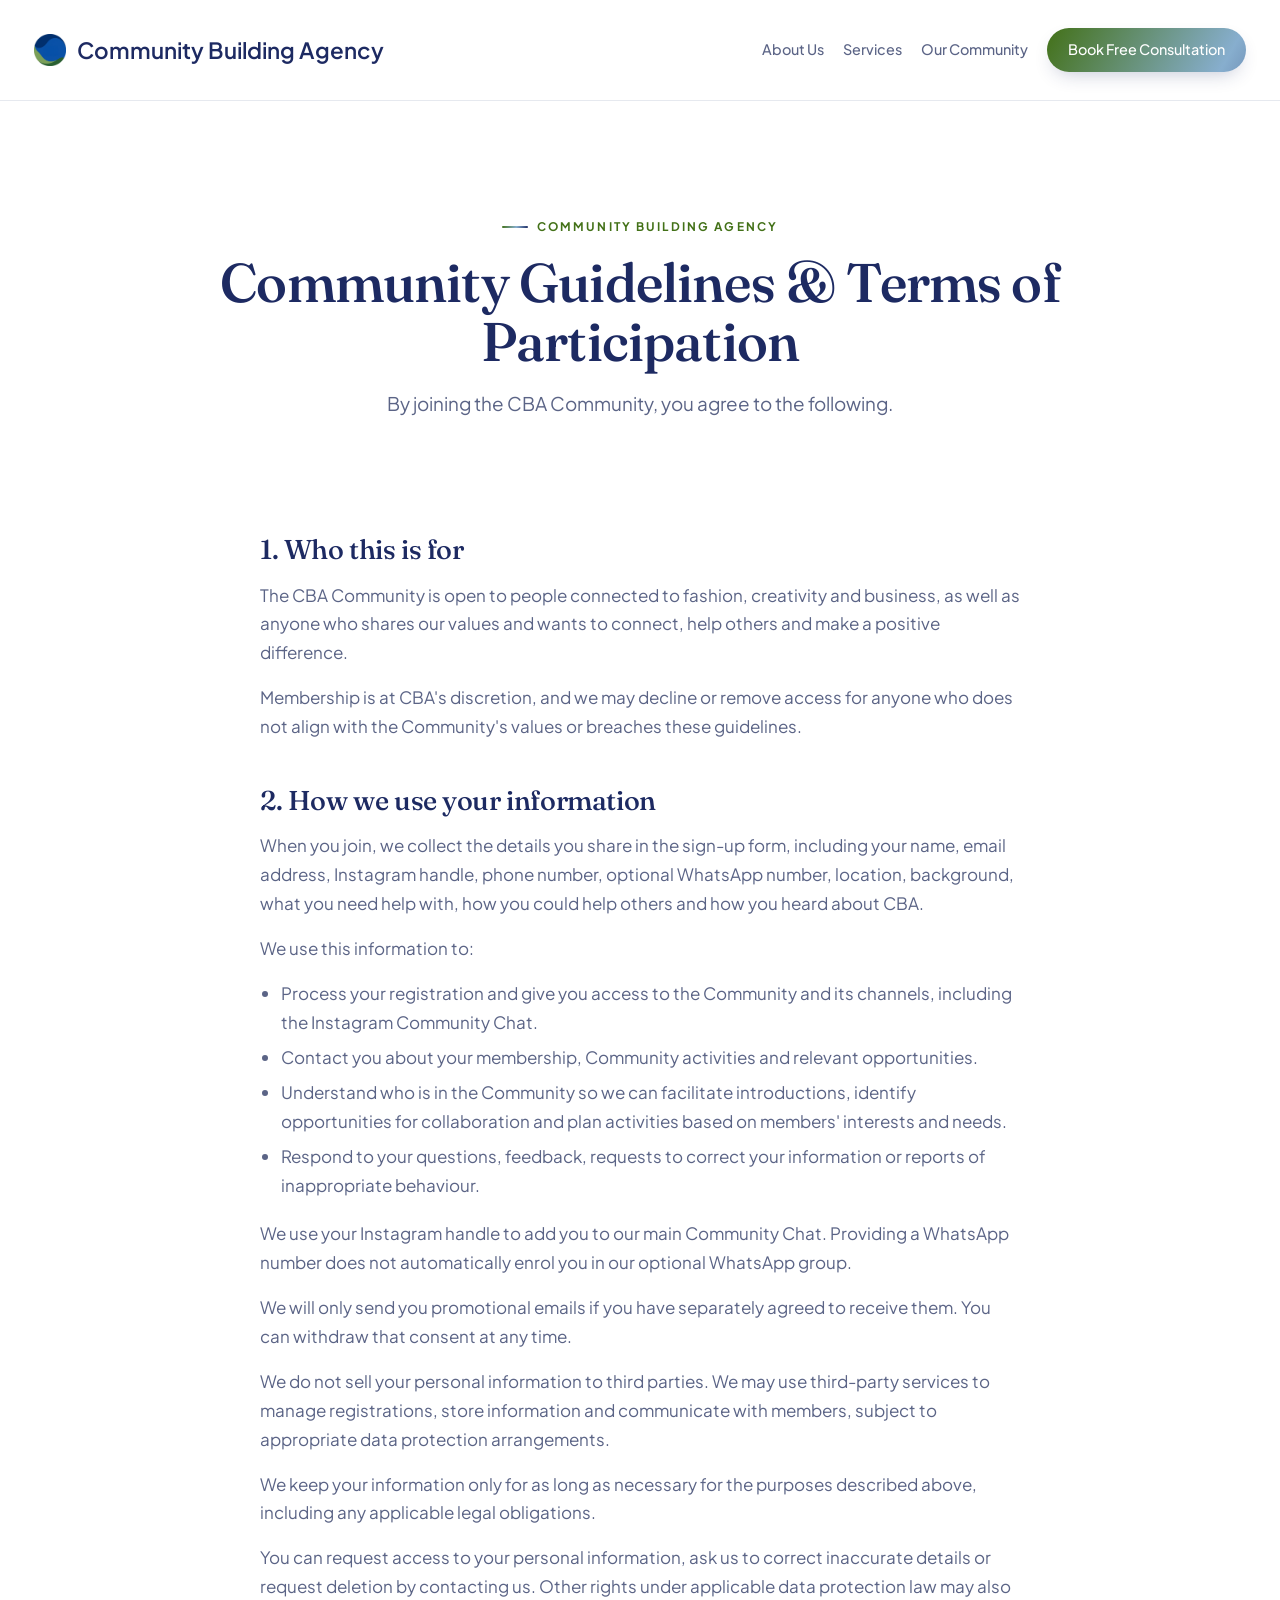
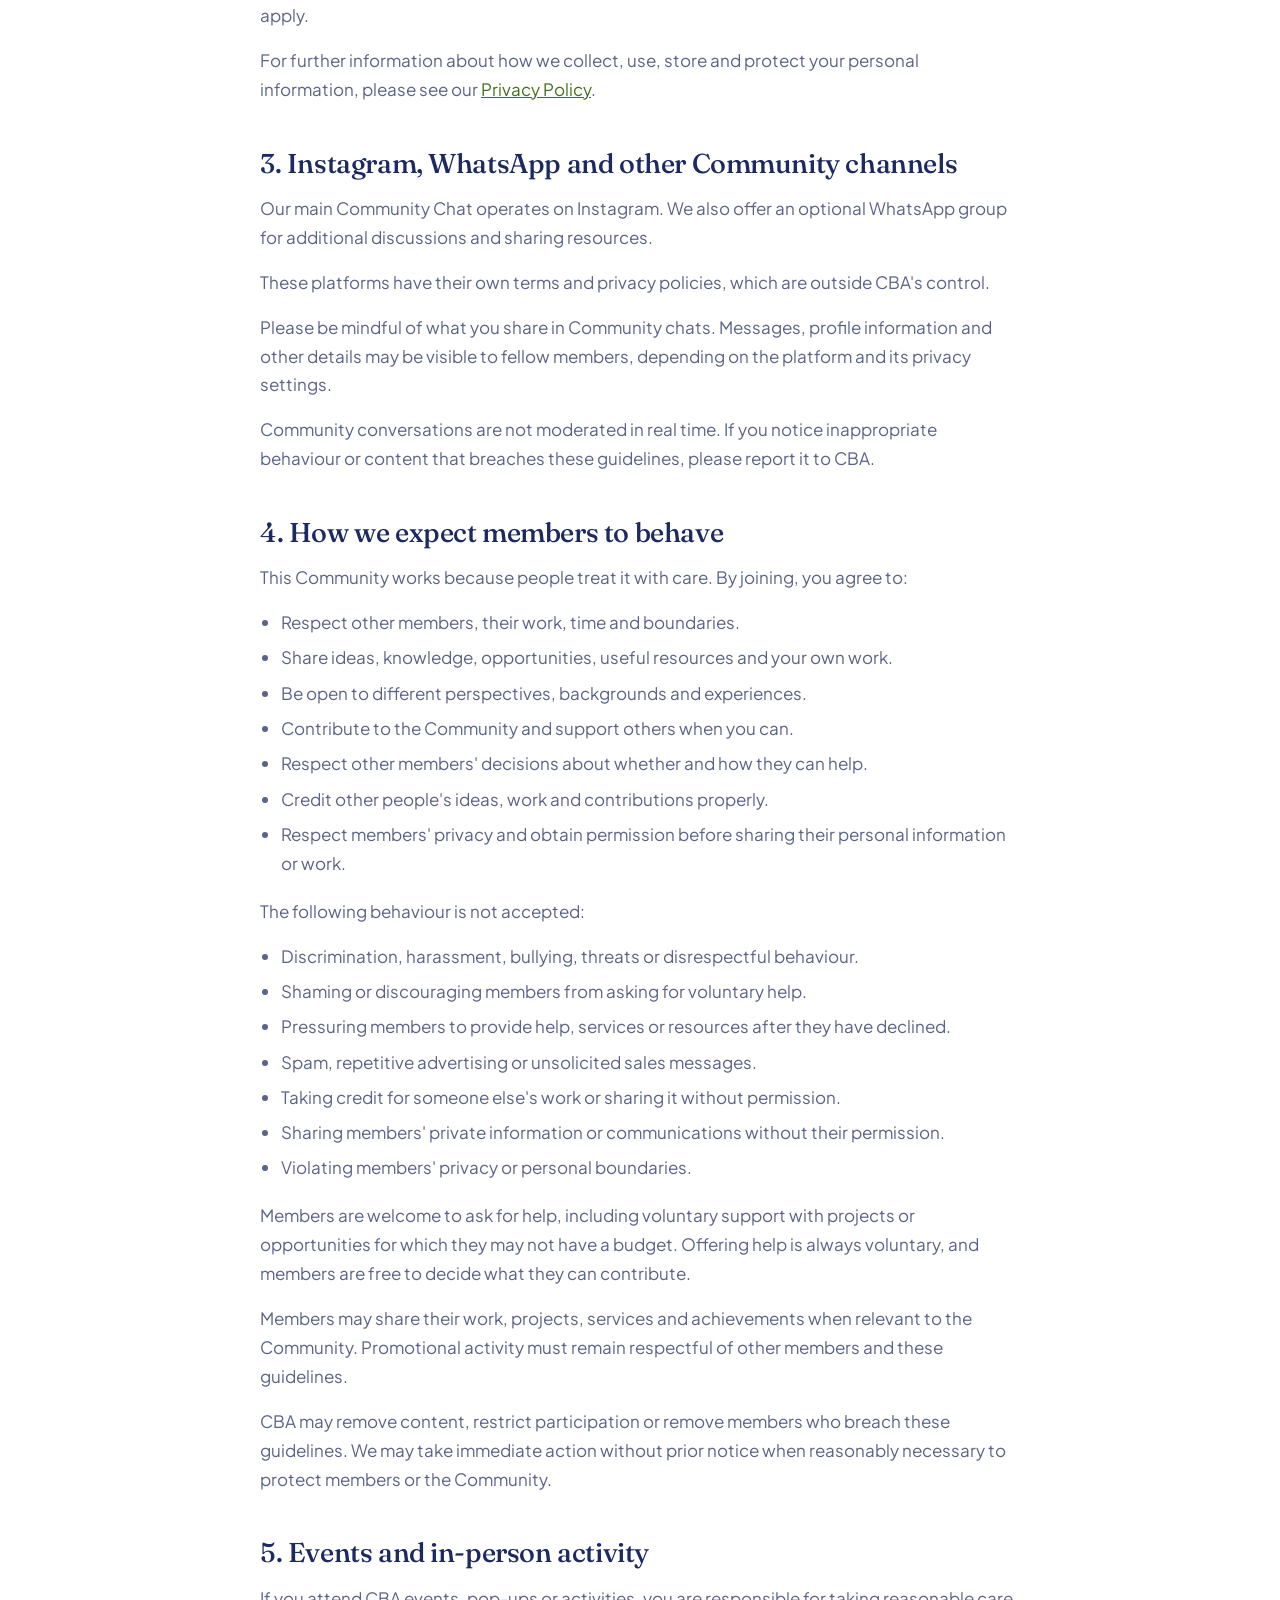
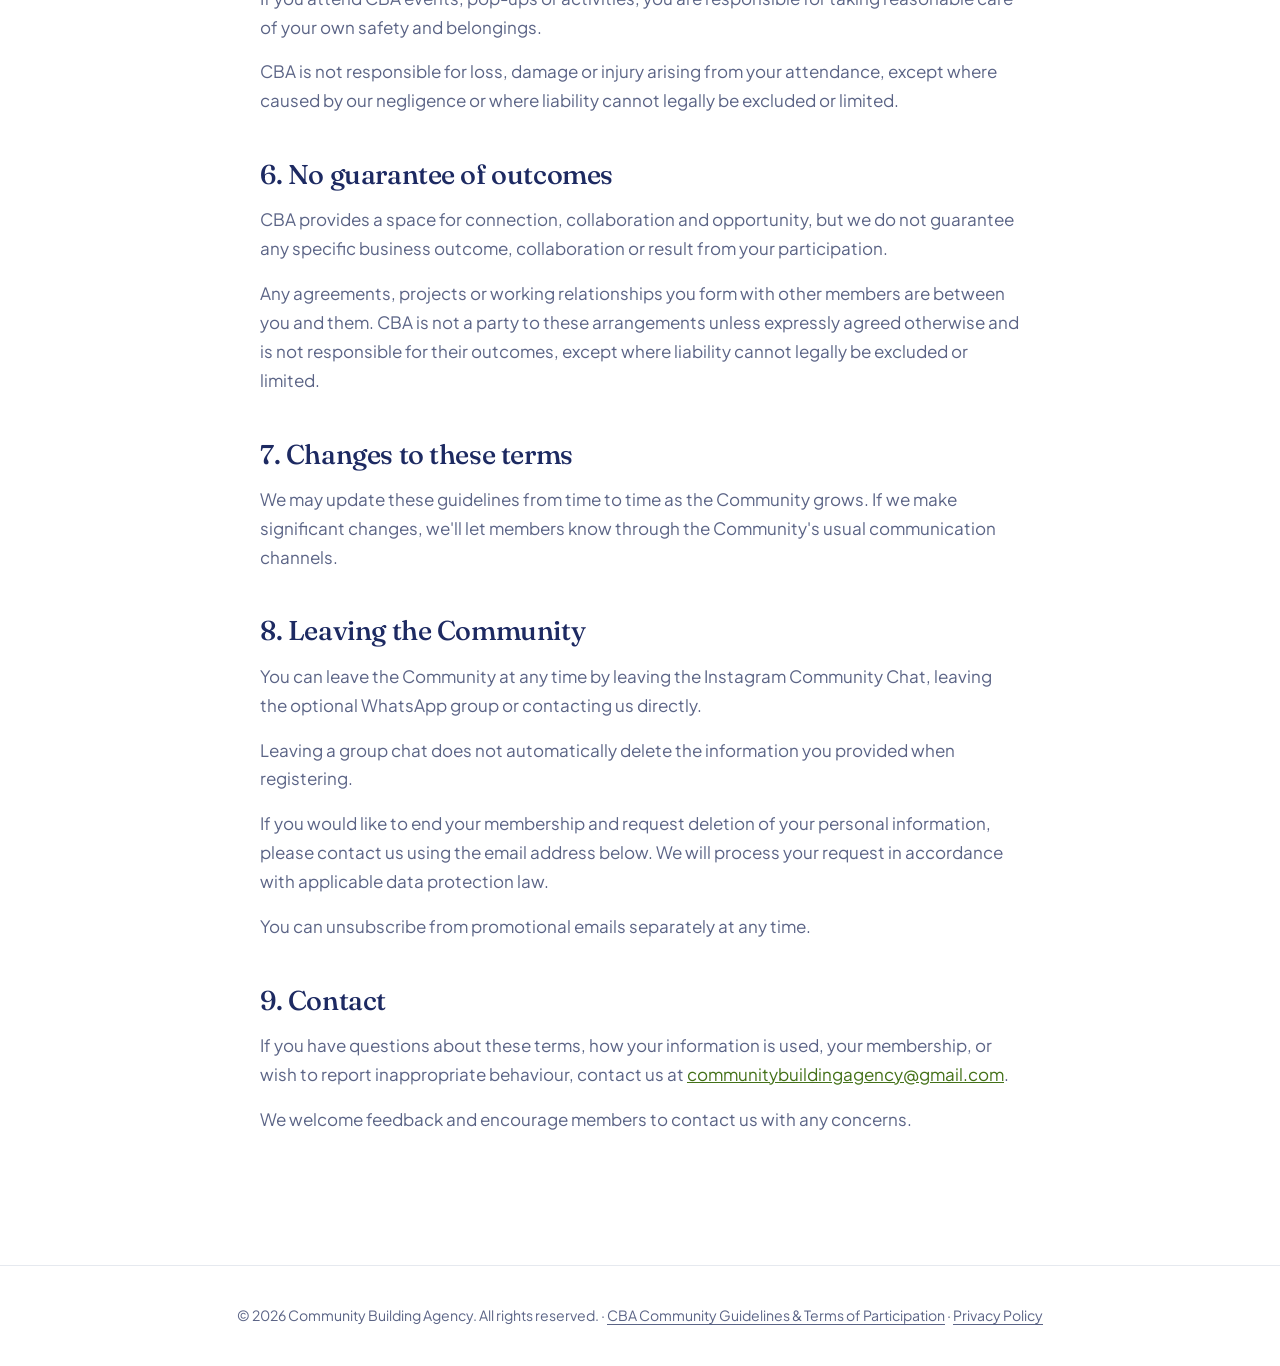
<file: communityguidelines.html>
<!DOCTYPE html>
<html lang="en">
<head>
  <meta charset="UTF-8" />
  <title>Community Guidelines | Community Building Agency</title>
  <meta name="description" content="CBA Community Guidelines &amp; Terms of Participation — what members agree to when joining the CBA Community." />
  <meta name="viewport" content="width=device-width, initial-scale=1" />

  <!-- Link previews (WhatsApp, LinkedIn, iMessage, Instagram DMs…) and the address
       search engines should use. Their crawlers don't run JavaScript, so this has to
       be written out in every page rather than added by layout.js. -->
  <link rel="canonical" href="https://communitybuildingagency.com/communityguidelines" />
  <meta property="og:type" content="website" />
  <meta property="og:site_name" content="Community Building Agency" />
  <meta property="og:locale" content="en_GB" />
  <meta property="og:title" content="Community Guidelines | Community Building Agency" />
  <meta property="og:description" content="CBA Community Guidelines &amp; Terms of Participation — what members agree to when joining the CBA Community." />
  <meta property="og:url" content="https://communitybuildingagency.com/communityguidelines" />
  <meta property="og:image" content="https://communitybuildingagency.com/assets/cba/CBA_share.jpg" />
  <meta property="og:image:width" content="1200" />
  <meta property="og:image:height" content="630" />
  <meta property="og:image:alt" content="Community Building Agency logo and name on a dark green background" />
  <meta name="twitter:card" content="summary_large_image" />

  <!-- Favicon -->
  <link rel="icon" type="image/png" href="assets/favicon.png">
  <link rel="apple-touch-icon" href="assets/favicon.png">

  <!-- Fonts -->
  <link rel="preconnect" href="https://fonts.googleapis.com">
  <link rel="preconnect" href="https://fonts.gstatic.com" crossorigin>
  <link href="https://fonts.googleapis.com/css2?family=Fraunces:opsz,wght@9..144,400;9..144,500;9..144,560;9..144,600&family=Plus+Jakarta+Sans:wght@400;500;600;700;800&display=swap" rel="stylesheet">

  <link rel="stylesheet" href="style.css" />

  <!-- UMAMI.IS tracking -->
  <script defer src="https://cloud.umami.is/script.js" data-website-id="b16bccfe-6395-4036-8e7f-8465aa63abf2"></script>
</head>

<body class="page-white">
  <!-- notice banner + navbar, and the footer after <main>: see layout.js -->
  <script src="src/js/layout.js"></script>

  <main>
    <!-- PAGE HERO -->
    <section class="section page-hero">
      <div class="container section-inner fade-in">
        <div class="section-header center">
          <p class="eyebrow center">Community Building Agency</p>
          <h1>Community Guidelines &amp; Terms of Participation</h1>
          <p class="lead">By joining the CBA Community, you agree to the following.</p>
        </div>
      </div>
    </section>

    <!-- GUIDELINES -->
    <section class="section" id="community-guidelines" style="padding-top:0;">
      <div class="container section-inner">
        <article class="legal">
          <h2>1. Who this is for</h2>
          <p>
            The CBA Community is open to people connected to fashion, creativity and business, as well
            as anyone who shares our values and wants to connect, help others and make a positive
            difference.
          </p>
          <p>
            Membership is at CBA's discretion, and we may decline or remove access for anyone who does
            not align with the Community's values or breaches these guidelines.
          </p>

          <h2>2. How we use your information</h2>
          <p>
            When you join, we collect the details you share in the sign-up form, including your name,
            email address, Instagram handle, phone number, optional WhatsApp number, location,
            background, what you need help with, how you could help others and how you heard about
            CBA.
          </p>
          <p>
            We use this information to:
          </p>
          <ul>
            <li>Process your registration and give you access to the Community and its channels, including the Instagram Community Chat.</li>
            <li>Contact you about your membership, Community activities and relevant opportunities.</li>
            <li>Understand who is in the Community so we can facilitate introductions, identify opportunities for collaboration and plan activities based on members' interests and needs.</li>
            <li>Respond to your questions, feedback, requests to correct your information or reports of inappropriate behaviour.</li>
          </ul>
          <p>
            We use your Instagram handle to add you to our main Community Chat. Providing a WhatsApp
            number does not automatically enrol you in our optional WhatsApp group.
          </p>
          <p>
            We will only send you promotional emails if you have separately agreed to receive them.
            You can withdraw that consent at any time.
          </p>
          <p>
            We do not sell your personal information to third parties. We may use third-party services
            to manage registrations, store information and communicate with members, subject to
            appropriate data protection arrangements.
          </p>
          <p>
            We keep your information only for as long as necessary for the purposes described above,
            including any applicable legal obligations.
          </p>
          <p>
            You can request access to your personal information, ask us to correct inaccurate details
            or request deletion by contacting us. Other rights under applicable data protection law
            may also apply.
          </p>
          <p>
            For further information about how we collect, use, store and protect your personal
            information, please see our <a href="privacypolicy">Privacy Policy</a>.
          </p>

          <h2>3. Instagram, WhatsApp and other Community channels</h2>
          <p>
            Our main Community Chat operates on Instagram. We also offer an optional WhatsApp group
            for additional discussions and sharing resources.
          </p>
          <p>
            These platforms have their own terms and privacy policies, which are outside CBA's
            control.
          </p>
          <p>
            Please be mindful of what you share in Community chats. Messages, profile information and
            other details may be visible to fellow members, depending on the platform and its privacy
            settings.
          </p>
          <p>
            Community conversations are not moderated in real time. If you notice inappropriate
            behaviour or content that breaches these guidelines, please report it to CBA.
          </p>

          <h2>4. How we expect members to behave</h2>
          <p>
            This Community works because people treat it with care. By joining, you agree to:
          </p>
          <ul>
            <li>Respect other members, their work, time and boundaries.</li>
            <li>Share ideas, knowledge, opportunities, useful resources and your own work.</li>
            <li>Be open to different perspectives, backgrounds and experiences.</li>
            <li>Contribute to the Community and support others when you can.</li>
            <li>Respect other members' decisions about whether and how they can help.</li>
            <li>Credit other people's ideas, work and contributions properly.</li>
            <li>Respect members' privacy and obtain permission before sharing their personal information or work.</li>
          </ul>
          <p>
            The following behaviour is not accepted:
          </p>
          <ul>
            <li>Discrimination, harassment, bullying, threats or disrespectful behaviour.</li>
            <li>Shaming or discouraging members from asking for voluntary help.</li>
            <li>Pressuring members to provide help, services or resources after they have declined.</li>
            <li>Spam, repetitive advertising or unsolicited sales messages.</li>
            <li>Taking credit for someone else's work or sharing it without permission.</li>
            <li>Sharing members' private information or communications without their permission.</li>
            <li>Violating members' privacy or personal boundaries.</li>
          </ul>
          <p>
            Members are welcome to ask for help, including voluntary support with projects or
            opportunities for which they may not have a budget. Offering help is always voluntary, and
            members are free to decide what they can contribute.
          </p>
          <p>
            Members may share their work, projects, services and achievements when relevant to the
            Community. Promotional activity must remain respectful of other members and these
            guidelines.
          </p>
          <p>
            CBA may remove content, restrict participation or remove members who breach these
            guidelines. We may take immediate action without prior notice when reasonably necessary to
            protect members or the Community.
          </p>

          <h2>5. Events and in-person activity</h2>
          <p>
            If you attend CBA events, pop-ups or activities, you are responsible for taking reasonable
            care of your own safety and belongings.
          </p>
          <p>
            CBA is not responsible for loss, damage or injury arising from your attendance, except
            where caused by our negligence or where liability cannot legally be excluded or limited.
          </p>

          <h2>6. No guarantee of outcomes</h2>
          <p>
            CBA provides a space for connection, collaboration and opportunity, but we do not
            guarantee any specific business outcome, collaboration or result from your participation.
          </p>
          <p>
            Any agreements, projects or working relationships you form with other members are between
            you and them. CBA is not a party to these arrangements unless expressly agreed otherwise
            and is not responsible for their outcomes, except where liability cannot legally be
            excluded or limited.
          </p>

          <h2>7. Changes to these terms</h2>
          <p>
            We may update these guidelines from time to time as the Community grows. If we make
            significant changes, we'll let members know through the Community's usual communication
            channels.
          </p>

          <h2>8. Leaving the Community</h2>
          <p>
            You can leave the Community at any time by leaving the Instagram Community Chat, leaving
            the optional WhatsApp group or contacting us directly.
          </p>
          <p>
            Leaving a group chat does not automatically delete the information you provided when
            registering.
          </p>
          <p>
            If you would like to end your membership and request deletion of your personal
            information, please contact us using the email address below. We will process your request
            in accordance with applicable data protection law.
          </p>
          <p>
            You can unsubscribe from promotional emails separately at any time.
          </p>

          <h2>9. Contact</h2>
          <p>
            If you have questions about these terms, how your information is used, your membership, or
            wish to report inappropriate behaviour, contact us at <a
            href="mailto:communitybuildingagency@gmail.com">communitybuildingagency@gmail.com</a>.
          </p>
          <p>
            We welcome feedback and encourage members to contact us with any concerns.
          </p>
        </article>
      </div>
    </section>
  </main>

  <script src="src/js/main.js" defer></script>
</body>
</html>
</file>
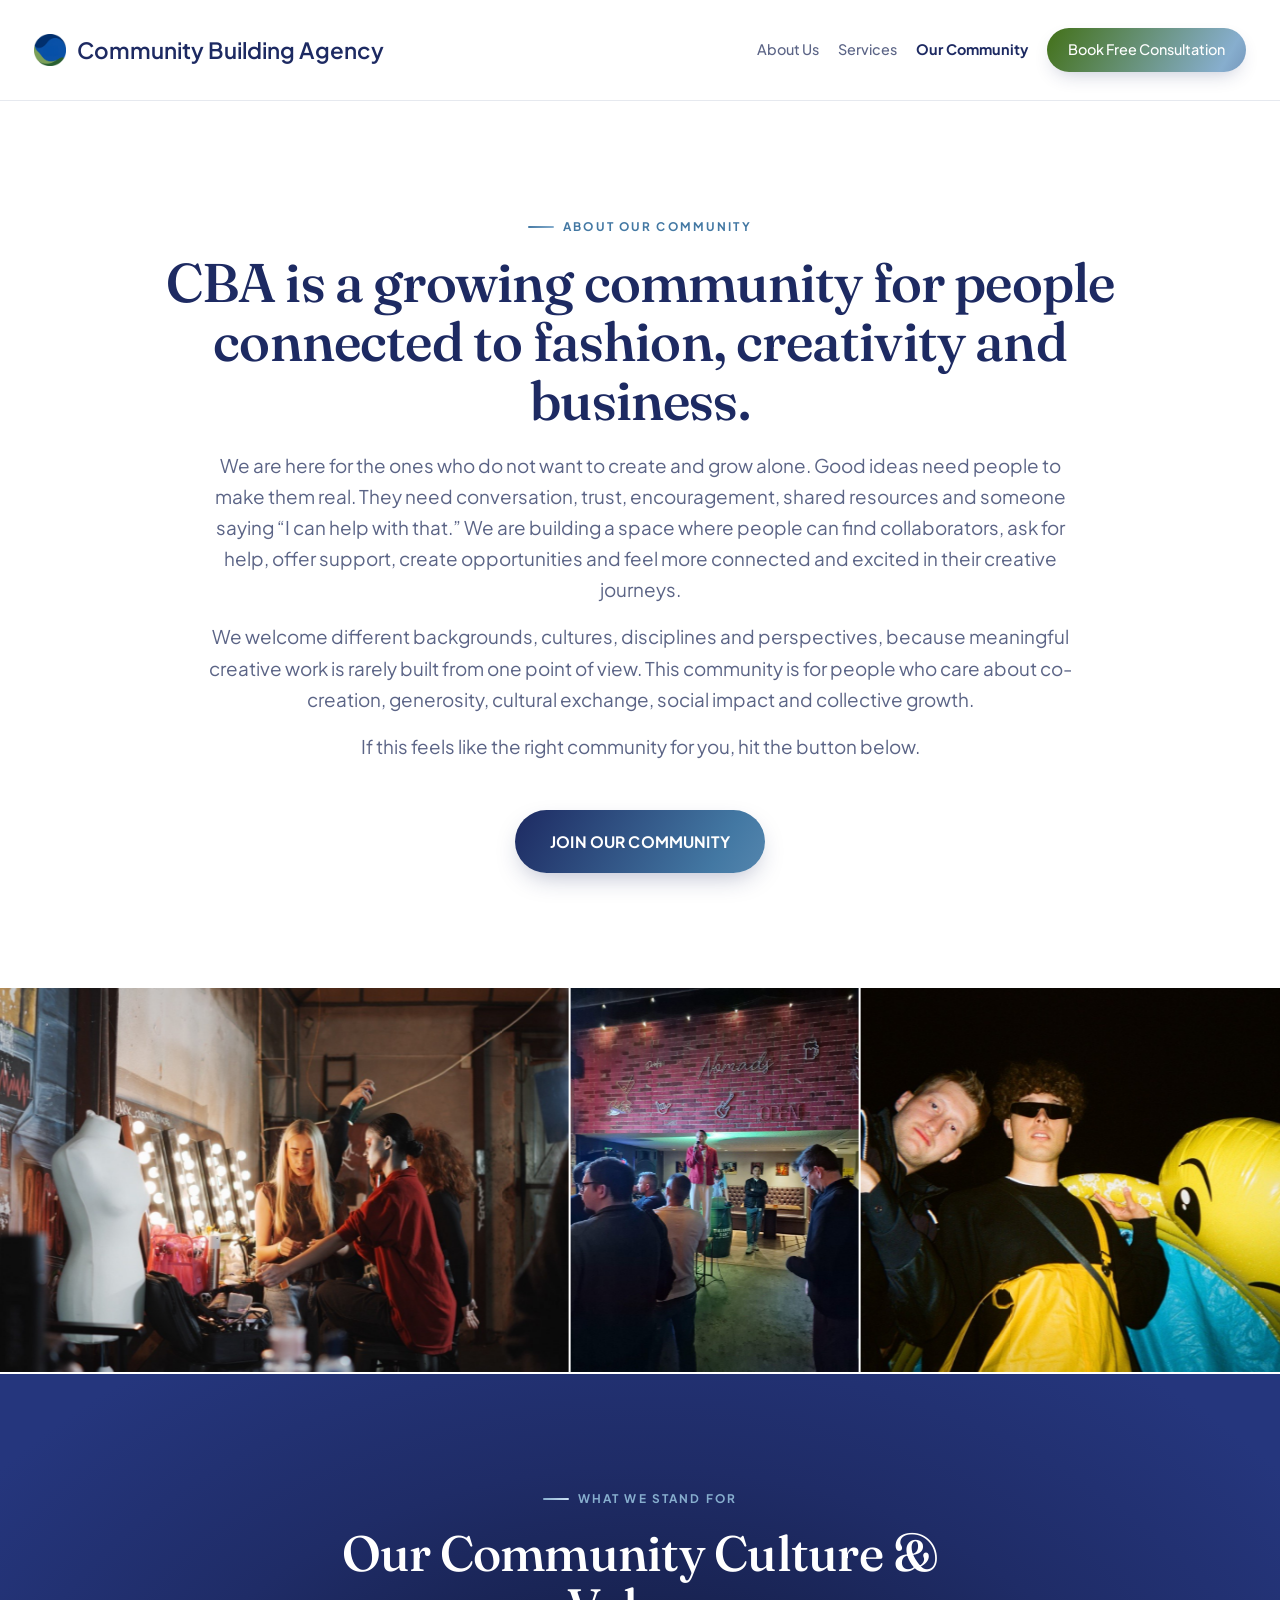
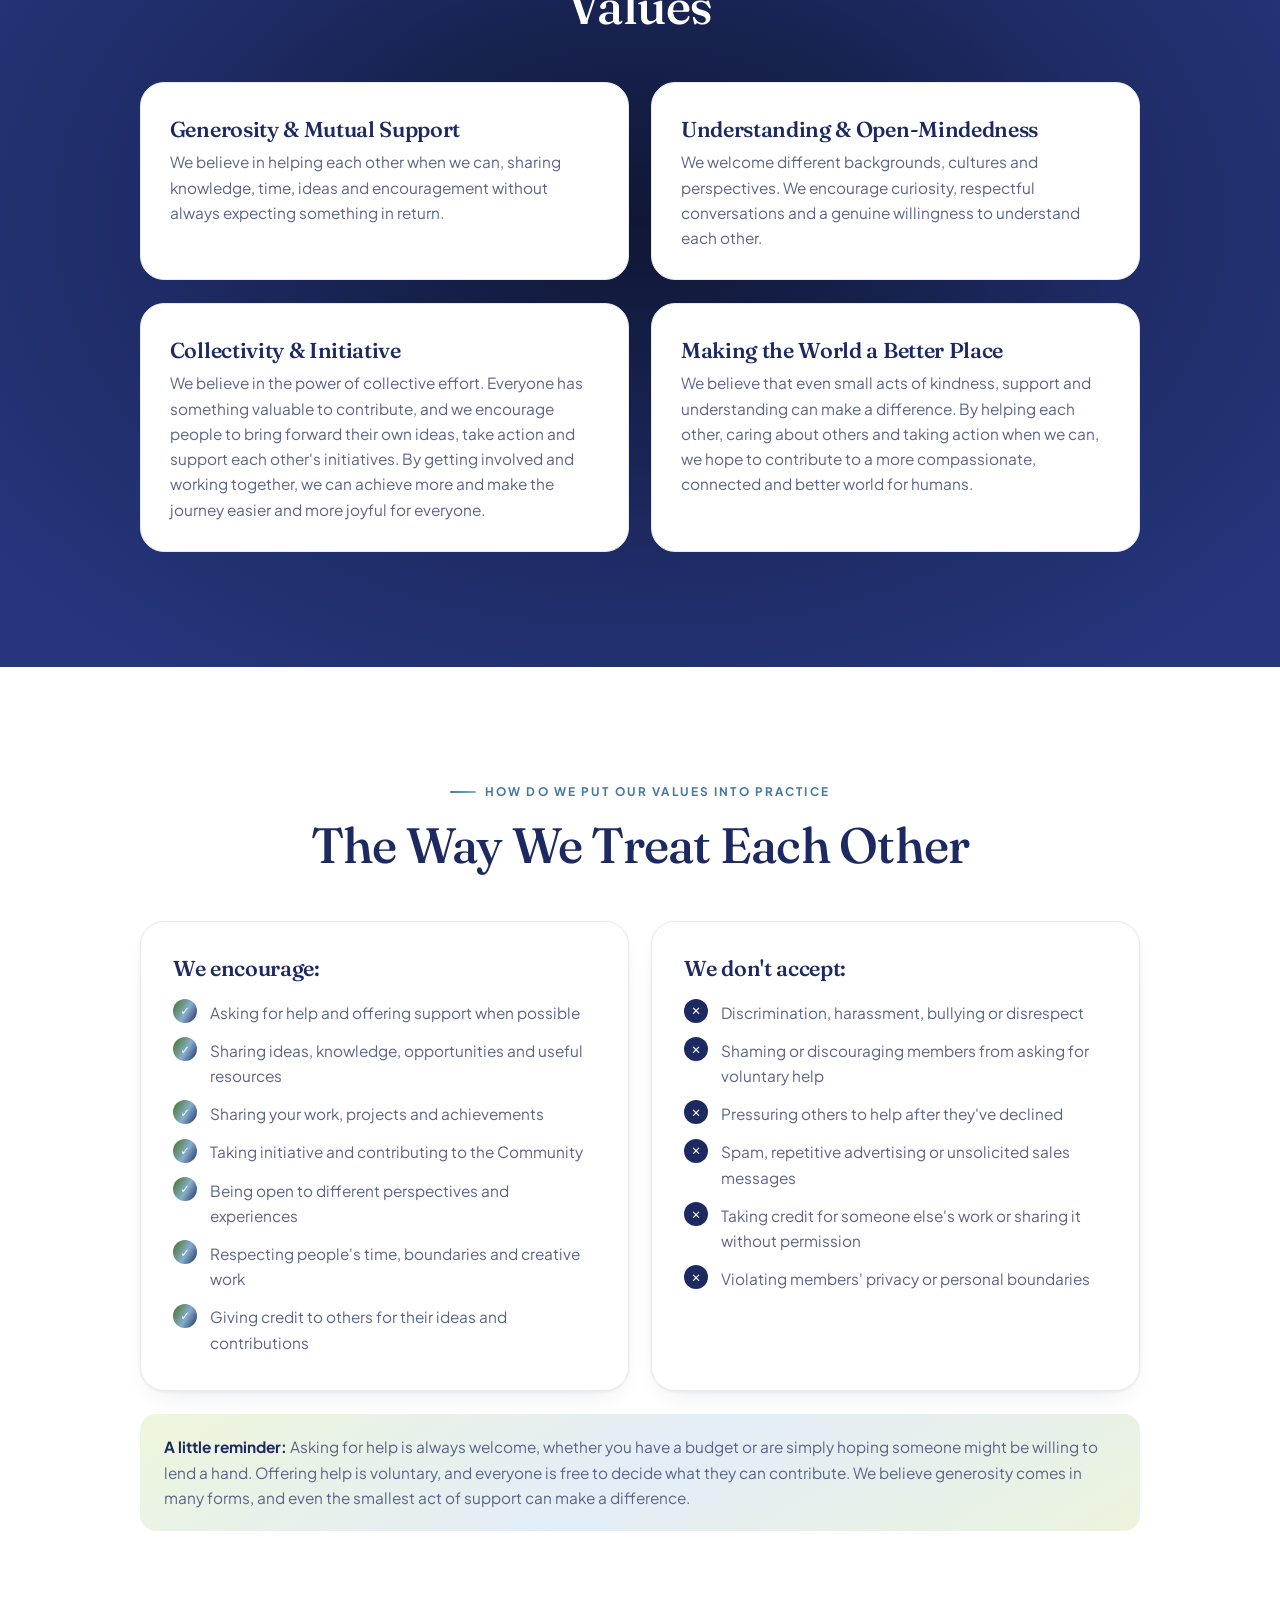
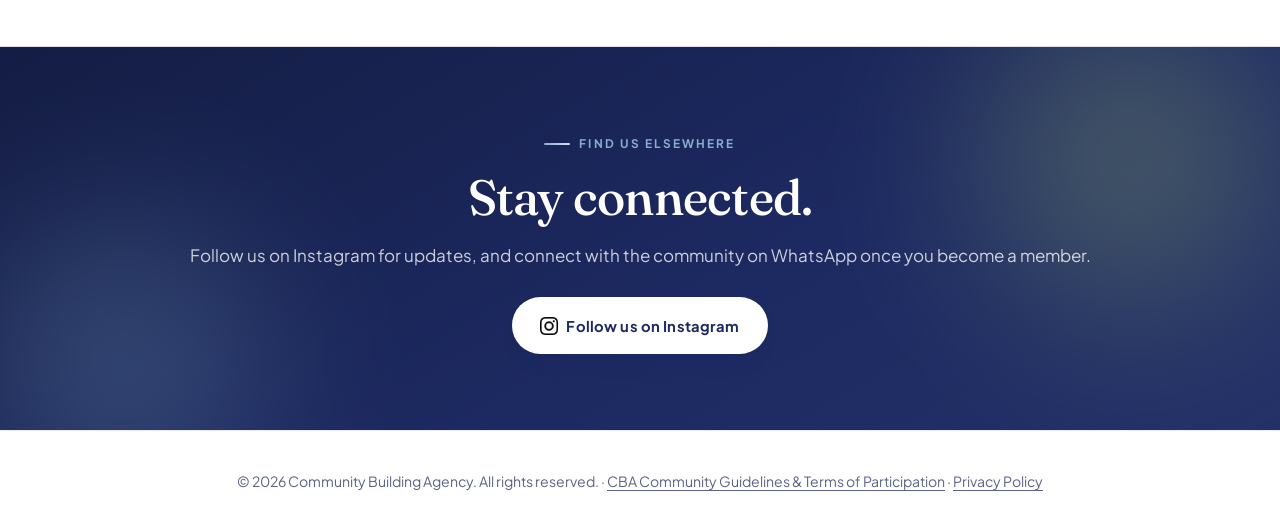
<file: joincommunity.html>
<!DOCTYPE html>
<html lang="en">
<head>
  <meta charset="UTF-8" />
  <title>Join the CBA Community | Community Building Agency</title>
  <meta name="description" content="Join the CBA community — a space for designers, boutiques, stylists and creatives building fashion brands through people." />
  <meta name="viewport" content="width=device-width, initial-scale=1" />

  <!-- Link previews (WhatsApp, LinkedIn, iMessage, Instagram DMs…) and the address
       search engines should use. Their crawlers don't run JavaScript, so this has to
       be written out in every page rather than added by layout.js. -->
  <link rel="canonical" href="https://communitybuildingagency.com/joincommunity" />
  <meta property="og:type" content="website" />
  <meta property="og:site_name" content="Community Building Agency" />
  <meta property="og:locale" content="en_GB" />
  <meta property="og:title" content="Join the CBA Community | Community Building Agency" />
  <meta property="og:description" content="Join the CBA community — a space for designers, boutiques, stylists and creatives building fashion brands through people." />
  <meta property="og:url" content="https://communitybuildingagency.com/joincommunity" />
  <meta property="og:image" content="https://communitybuildingagency.com/assets/cba/CBA_share.jpg" />
  <meta property="og:image:width" content="1200" />
  <meta property="og:image:height" content="630" />
  <meta property="og:image:alt" content="Community Building Agency logo and name on a dark green background" />
  <meta name="twitter:card" content="summary_large_image" />

  <!-- Favicon -->
  <link rel="icon" type="image/png" href="assets/favicon.png">
  <link rel="apple-touch-icon" href="assets/favicon.png">

  <!-- Fonts -->
  <link rel="preconnect" href="https://fonts.googleapis.com">
  <link rel="preconnect" href="https://fonts.gstatic.com" crossorigin>
  <link href="https://fonts.googleapis.com/css2?family=Fraunces:opsz,wght@9..144,400;9..144,500;9..144,560;9..144,600&family=Plus+Jakarta+Sans:wght@400;500;600;700;800&display=swap" rel="stylesheet">

  <link rel="stylesheet" href="style.css" />

  <!-- UMAMI.IS tracking -->
  <script defer src="https://cloud.umami.is/script.js" data-website-id="b16bccfe-6395-4036-8e7f-8465aa63abf2"></script>
</head>

<body class="page-white">
  <!-- notice banner + navbar, and the footer after <main>: see layout.js -->
  <script src="src/js/layout.js"></script>

  <main>
    <!-- HERO -->
    <section class="section page-hero">
      <div class="container section-inner fade-in">
        <div class="section-header center">
          <p class="eyebrow center eyebrow-blue">About Our Community</p>
          <h1>
            CBA is a growing community for people connected to fashion, creativity and business.
          </h1>
          <div class="hero-intro">
            <p class="lead">
              We are here for the ones who do not want to create and grow alone.
              Good ideas need people to make them real. They need conversation, trust,
              encouragement, shared resources and someone saying &ldquo;I can help with that.&rdquo;
              We are building a space where people can find collaborators, ask for help,
              offer support, create opportunities and feel more connected and excited in
              their creative journeys.
            </p>
            <p class="lead">
              We welcome different backgrounds, cultures, disciplines and perspectives,
              because meaningful creative work is rarely built from one point of view.
              This community is for people who care about co-creation, generosity,
              cultural exchange, social impact and collective growth.
            </p>
            <p class="lead">
              If this feels like the right community for you, hit the button below.
            </p>
          </div>
        </div>
        <div style="text-align:center;position:relative;z-index:1;">
          <a href="#join" class="btn-primary btn-large join-btn">JOIN OUR COMMUNITY</a>
        </div>
      </div>
    </section>

    <!-- COMMUNITY PHOTO STRIP — drifts continuously, and can be dragged or swiped (main.js) -->
    <section class="section" id="community-photos" style="padding:0;">
      <div class="marquee" role="img" aria-label="Photographs from CBA community events">
        <!-- width/height are each file's pixel size: they give the strip its full
             length before the photos load, which the looping in main.js relies on -->
        <div class="marquee-track">
          <img src="assets/community/community-strip-1.jpeg" width="1280" height="854" alt="" loading="lazy" decoding="async">
          <img src="assets/community/community-strip-2.jpeg" width="960" height="1280" alt="" loading="lazy" decoding="async">
          <img src="assets/community/community-strip-3.jpg" width="1280" height="849" alt="" loading="lazy" decoding="async">
          <img src="assets/community/community-strip-4.jpg" width="960" height="1280" alt="" loading="lazy" decoding="async">
          <img src="assets/community/community-strip-5.jpeg" width="720" height="1280" alt="" loading="lazy" decoding="async">
          <img src="assets/community/community-strip-6.jpg" width="1280" height="849" alt="" loading="lazy" decoding="async">
          <img src="assets/community/community-strip-7.jpg" width="960" height="1280" alt="" loading="lazy" decoding="async">
          <img src="assets/community/community-strip-8.jpg" width="1280" height="855" alt="" loading="lazy" decoding="async">
          <img src="assets/community/community-strip-9.jpeg" width="1280" height="959" alt="" loading="lazy" decoding="async">
          <img src="assets/community/community-strip-10.jpeg" width="960" height="1280" alt="" loading="lazy" decoding="async">
          <img src="assets/community/community-strip-11.jpeg" width="1280" height="960" alt="" loading="lazy" decoding="async">
          <img src="assets/community/community-strip-12.jpeg" width="960" height="1280" alt="" loading="lazy" decoding="async">
          <img src="assets/community/community-strip-13.jpeg" width="1104" height="736" alt="" loading="lazy" decoding="async">
          <img src="assets/community/community-strip-14.jpeg" width="1280" height="720" alt="" loading="lazy" decoding="async">
          <!-- second copy makes the loop seamless — the track scrolls exactly -50% -->
          <img src="assets/community/community-strip-1.jpeg" width="1280" height="854" alt="" loading="lazy" decoding="async">
          <img src="assets/community/community-strip-2.jpeg" width="960" height="1280" alt="" loading="lazy" decoding="async">
          <img src="assets/community/community-strip-3.jpg" width="1280" height="849" alt="" loading="lazy" decoding="async">
          <img src="assets/community/community-strip-4.jpg" width="960" height="1280" alt="" loading="lazy" decoding="async">
          <img src="assets/community/community-strip-5.jpeg" width="720" height="1280" alt="" loading="lazy" decoding="async">
          <img src="assets/community/community-strip-6.jpg" width="1280" height="849" alt="" loading="lazy" decoding="async">
          <img src="assets/community/community-strip-7.jpg" width="960" height="1280" alt="" loading="lazy" decoding="async">
          <img src="assets/community/community-strip-8.jpg" width="1280" height="855" alt="" loading="lazy" decoding="async">
          <img src="assets/community/community-strip-9.jpeg" width="1280" height="959" alt="" loading="lazy" decoding="async">
          <img src="assets/community/community-strip-10.jpeg" width="960" height="1280" alt="" loading="lazy" decoding="async">
          <img src="assets/community/community-strip-11.jpeg" width="1280" height="960" alt="" loading="lazy" decoding="async">
          <img src="assets/community/community-strip-12.jpeg" width="960" height="1280" alt="" loading="lazy" decoding="async">
          <img src="assets/community/community-strip-13.jpeg" width="1104" height="736" alt="" loading="lazy" decoding="async">
          <img src="assets/community/community-strip-14.jpeg" width="1280" height="720" alt="" loading="lazy" decoding="async">
        </div>
      </div>
    </section>

    <!-- CULTURE & VALUES -->
    <section class="section section-cta" id="values">
      <div class="container section-inner fade-in">
        <div class="section-header center">
          <p class="eyebrow center">What we stand for</p>
          <h2>Our Community Culture &amp; Values</h2>
        </div>
        <div class="values-grid">
          <div class="process-step">
            <h3>Generosity &amp; Mutual Support</h3>
            <p>
              We believe in helping each other when we can, sharing knowledge, time, ideas and
              encouragement without always expecting something in return.
            </p>
          </div>
          <div class="process-step">
            <h3>Understanding &amp; Open-Mindedness</h3>
            <p>
              We welcome different backgrounds, cultures and perspectives. We encourage curiosity,
              respectful conversations and a genuine willingness to understand each other.
            </p>
          </div>
          <div class="process-step">
            <h3>Collectivity &amp; Initiative</h3>
            <p>
              We believe in the power of collective effort. Everyone has something valuable to
              contribute, and we encourage people to bring forward their own ideas, take action and
              support each other's initiatives. By getting involved and working together, we can
              achieve more and make the journey easier and more joyful for everyone.
            </p>
          </div>
          <div class="process-step">
            <h3>Making the World a Better Place</h3>
            <p>
              We believe that even small acts of kindness, support and understanding can make a
              difference. By helping each other, caring about others and taking action when we can,
              we hope to contribute to a more compassionate, connected and better world for humans.
            </p>
          </div>
        </div>
      </div>
    </section>

    <!-- COMMUNITY GUIDELINES (summary; the full terms are in communityguidelines.html) -->
    <section class="section" id="guidelines">
      <div class="container section-inner fade-in">
        <div class="section-header center">
          <p class="eyebrow center eyebrow-blue">How do we put our values into practice</p>
          <h2>The Way We Treat Each Other</h2>
        </div>
        <div class="guideline-grid">
          <div class="guideline-card">
            <h3>We encourage:</h3>
            <ul class="guideline-list">
              <li><span class="tick" aria-hidden="true">✓</span> Asking for help and offering support when possible</li>
              <li><span class="tick" aria-hidden="true">✓</span> Sharing ideas, knowledge, opportunities and useful resources</li>
              <li><span class="tick" aria-hidden="true">✓</span> Sharing your work, projects and achievements</li>
              <li><span class="tick" aria-hidden="true">✓</span> Taking initiative and contributing to the Community</li>
              <li><span class="tick" aria-hidden="true">✓</span> Being open to different perspectives and experiences</li>
              <li><span class="tick" aria-hidden="true">✓</span> Respecting people's time, boundaries and creative work</li>
              <li><span class="tick" aria-hidden="true">✓</span> Giving credit to others for their ideas and contributions</li>
            </ul>
          </div>
          <div class="guideline-card">
            <h3>We don't accept:</h3>
            <ul class="guideline-list">
              <li><span class="tick tick-no" aria-hidden="true">✕</span> Discrimination, harassment, bullying or disrespect</li>
              <li><span class="tick tick-no" aria-hidden="true">✕</span> Shaming or discouraging members from asking for voluntary help</li>
              <li><span class="tick tick-no" aria-hidden="true">✕</span> Pressuring others to help after they've declined</li>
              <li><span class="tick tick-no" aria-hidden="true">✕</span> Spam, repetitive advertising or unsolicited sales messages</li>
              <li><span class="tick tick-no" aria-hidden="true">✕</span> Taking credit for someone else's work or sharing it without permission</li>
              <li><span class="tick tick-no" aria-hidden="true">✕</span> Violating members' privacy or personal boundaries</li>
            </ul>
          </div>
        </div>
        <p class="guideline-note">
          <strong>A little reminder:</strong> Asking for help is always welcome, whether you have a
          budget or are simply hoping someone might be willing to lend a hand. Offering help is
          voluntary, and everyone is free to decide what they can contribute. We believe generosity
          comes in many forms, and even the smallest act of support can make a difference.
        </p>
      </div>
    </section>

    <!-- STAY CONNECTED -->
    <section class="section section-cta cta-compact" id="cta">
      <div class="blob blob-1"></div>
      <div class="blob blob-2"></div>
      <div class="container section-inner fade-in">
        <div class="cta-layout cta-layout-center">
          <div class="cta-box">
            <p class="eyebrow center">Find us elsewhere</p>
            <h2>Stay connected.</h2>
            <p class="body">
              Follow us on Instagram for updates, and connect with the community on
              WhatsApp once you become a member.
            </p>
            <div class="social-actions">
              <a class="btn-primary" href="https://www.instagram.com/communitybuildingagency/" target="_blank" rel="noopener noreferrer">
                <img class="btn-icon" src="assets/icons/instagram_icon.png" alt="" aria-hidden="true">
                Follow us on Instagram
              </a>
            </div>
          </div>
        </div>
      </div>
    </section>
  </main>


  <!-- JOIN COMMUNITY MODAL -->
  <div id="joinModal" class="modal" aria-hidden="true">
    <div class="modal-backdrop" data-close="true"></div>

    <div class="modal-dialog" role="dialog" aria-modal="true" aria-labelledby="joinTitle">
      <button class="modal-close" type="button" aria-label="Close sign-up form" data-close="true">&times;</button>

      <div class="modal-content">
        <div id="joinIntro">
          <p class="modal-eyebrow">Sign up</p>
          <h2 id="joinTitle">Join the CBA community.</h2>
          <p class="modal-body">
            A few short questions so we know who you are and what you're hoping to get out of it.
          </p>
        </div>

        <form id="joinForm" class="survey-form">
          <input type="hidden" name="formType" value="join-community">

          <label class="field">
            <span class="field-label">Full Name *</span>
            <input type="text" name="name" required autocomplete="name" placeholder="Your name" />
          </label>

          <label class="field">
            <span class="field-label">Email Address *</span>
            <input type="email" name="email" required autocomplete="email" placeholder="Your email" />
          </label>

          <label class="field">
            <span class="field-label">Instagram Handle *</span>
            <input type="text" name="instagram" required placeholder="@username" />
            <span class="field-hint">We'll use this to invite you to our main Community Chat on Instagram.</span>
          </label>

          <label class="field">
            <span class="field-label">Phone Number *</span>
            <input type="tel" name="phone" required autocomplete="tel" placeholder="+44 7700 900000" />
            <span class="field-hint">Include country code.</span>
          </label>

          <fieldset class="field">
            <legend class="field-label">Is this also your WhatsApp number?</legend>
            <div class="radio-grid">
              <label><input type="radio" name="whatsappSame" value="Yes"> Yes</label>
              <label><input type="radio" name="whatsappSame" value="No"> No</label>
              <label><input type="radio" name="whatsappSame" value="I don't use WhatsApp"> I don't use WhatsApp</label>
            </div>
          </fieldset>

          <label class="field">
            <span class="field-label">WhatsApp Number <span class="field-optional">(optional)</span></span>
            <input type="tel" name="whatsapp" placeholder="+44 7700 900000" />
            <span class="field-hint">If different from your phone number. Include country code.</span>
          </label>

          <label class="field">
            <span class="field-label">Where Are You Based? *</span>
            <input type="text" name="location" required placeholder="City, country" />
          </label>

          <label class="field">
            <span class="field-label">Tell Us a Little About Yourself. What Do You Do? *</span>
            <textarea name="about" rows="4" required placeholder="Your work, studies, interests or anything else you'd like to share."></textarea>
          </label>

          <label class="field">
            <span class="field-label">What Do You Need Help With? *</span>
            <textarea name="needHelp" rows="3" required></textarea>
          </label>

          <label class="field">
            <span class="field-label">How Could You Help Others? *</span>
            <textarea name="canHelp" rows="3" required></textarea>
          </label>

          <fieldset class="field">
            <legend class="field-label">How Did You Hear About CBA? *</legend>
            <div class="radio-grid">
              <label><input type="radio" name="heardFrom" value="Instagram" required> Instagram</label>
              <label><input type="radio" name="heardFrom" value="Friend or Community Member"> Friend or Community Member</label>
              <label><input type="radio" name="heardFrom" value="CBA Founder or Team"> CBA Founder or Team</label>
              <label><input type="radio" name="heardFrom" value="MA Exhibition"> MA Exhibition</label>
              <label><input type="radio" name="heardFrom" value="CBA Event"> CBA Event</label>
              <label><input type="radio" name="heardFrom" value="Networking"> Networking</label>
              <label><input type="radio" name="heardFrom" value="Google or Other Search Engine"> Google or Other Search Engine</label>
              <label><input type="radio" name="heardFrom" value="CBA Website"> CBA Website</label>
              <label><input type="radio" name="heardFrom" value="Previous CBA Client"> Previous CBA Client</label>
              <label><input type="radio" name="heardFrom" value="Other"> Other (please specify)</label>
            </div>
          </fieldset>

          <!-- revealed only when "Other" is picked; see wireOtherField() in main.js.
               The id differs from the consultation form's, which is also on this page. -->
          <label class="field" id="joinHeardOtherField" hidden>
            <input type="text" name="heardFromOther" placeholder="Tell us where" aria-label="Where did you hear about CBA?" />
          </label>

          <div class="divider"></div>

          <!-- scrollable so the full agreement is readable without stretching the form -->
          <div class="agreement-box" tabindex="0" role="region" aria-label="CBA community guidelines and terms of participation">
            <h4>CBA Community Guidelines &amp; Terms of Participation</h4>
            <p>By joining the CBA Community, you agree to the following.</p>

            <h5>1. Who this is for</h5>
            <p>
              The CBA Community is open to people connected to fashion, creativity and business, as well
              as anyone who shares our values and wants to connect, help others and make a positive
              difference.
            </p>
            <p>
              Membership is at CBA's discretion, and we may decline or remove access for anyone who does
              not align with the Community's values or breaches these guidelines.
            </p>

            <h5>2. How we use your information</h5>
            <p>
              When you join, we collect the details you share in the sign-up form, including your name,
              email address, Instagram handle, phone number, optional WhatsApp number, location,
              background, what you need help with, how you could help others and how you heard about
              CBA.
            </p>
            <p>
              We use this information to:
            </p>
            <ul>
              <li>Process your registration and give you access to the Community and its channels, including the Instagram Community Chat.</li>
              <li>Contact you about your membership, Community activities and relevant opportunities.</li>
              <li>Understand who is in the Community so we can facilitate introductions, identify opportunities for collaboration and plan activities based on members' interests and needs.</li>
              <li>Respond to your questions, feedback, requests to correct your information or reports of inappropriate behaviour.</li>
            </ul>
            <p>
              We use your Instagram handle to add you to our main Community Chat. Providing a WhatsApp
              number does not automatically enrol you in our optional WhatsApp group.
            </p>
            <p>
              We will only send you promotional emails if you have separately agreed to receive them.
              You can withdraw that consent at any time.
            </p>
            <p>
              We do not sell your personal information to third parties. We may use third-party services
              to manage registrations, store information and communicate with members, subject to
              appropriate data protection arrangements.
            </p>
            <p>
              We keep your information only for as long as necessary for the purposes described above,
              including any applicable legal obligations.
            </p>
            <p>
              You can request access to your personal information, ask us to correct inaccurate details
              or request deletion by contacting us. Other rights under applicable data protection law
              may also apply.
            </p>
            <p>
              For further information about how we collect, use, store and protect your personal
              information, please see our <a href="privacypolicy" target="_blank"
              rel="noopener">Privacy Policy</a>.
            </p>

            <h5>3. Instagram, WhatsApp and other Community channels</h5>
            <p>
              Our main Community Chat operates on Instagram. We also offer an optional WhatsApp group
              for additional discussions and sharing resources.
            </p>
            <p>
              These platforms have their own terms and privacy policies, which are outside CBA's
              control.
            </p>
            <p>
              Please be mindful of what you share in Community chats. Messages, profile information and
              other details may be visible to fellow members, depending on the platform and its privacy
              settings.
            </p>
            <p>
              Community conversations are not moderated in real time. If you notice inappropriate
              behaviour or content that breaches these guidelines, please report it to CBA.
            </p>

            <h5>4. How we expect members to behave</h5>
            <p>
              This Community works because people treat it with care. By joining, you agree to:
            </p>
            <ul>
              <li>Respect other members, their work, time and boundaries.</li>
              <li>Share ideas, knowledge, opportunities, useful resources and your own work.</li>
              <li>Be open to different perspectives, backgrounds and experiences.</li>
              <li>Contribute to the Community and support others when you can.</li>
              <li>Respect other members' decisions about whether and how they can help.</li>
              <li>Credit other people's ideas, work and contributions properly.</li>
              <li>Respect members' privacy and obtain permission before sharing their personal information or work.</li>
            </ul>
            <p>
              The following behaviour is not accepted:
            </p>
            <ul>
              <li>Discrimination, harassment, bullying, threats or disrespectful behaviour.</li>
              <li>Shaming or discouraging members from asking for voluntary help.</li>
              <li>Pressuring members to provide help, services or resources after they have declined.</li>
              <li>Spam, repetitive advertising or unsolicited sales messages.</li>
              <li>Taking credit for someone else's work or sharing it without permission.</li>
              <li>Sharing members' private information or communications without their permission.</li>
              <li>Violating members' privacy or personal boundaries.</li>
            </ul>
            <p>
              Members are welcome to ask for help, including voluntary support with projects or
              opportunities for which they may not have a budget. Offering help is always voluntary, and
              members are free to decide what they can contribute.
            </p>
            <p>
              Members may share their work, projects, services and achievements when relevant to the
              Community. Promotional activity must remain respectful of other members and these
              guidelines.
            </p>
            <p>
              CBA may remove content, restrict participation or remove members who breach these
              guidelines. We may take immediate action without prior notice when reasonably necessary to
              protect members or the Community.
            </p>

            <h5>5. Events and in-person activity</h5>
            <p>
              If you attend CBA events, pop-ups or activities, you are responsible for taking reasonable
              care of your own safety and belongings.
            </p>
            <p>
              CBA is not responsible for loss, damage or injury arising from your attendance, except
              where caused by our negligence or where liability cannot legally be excluded or limited.
            </p>

            <h5>6. No guarantee of outcomes</h5>
            <p>
              CBA provides a space for connection, collaboration and opportunity, but we do not
              guarantee any specific business outcome, collaboration or result from your participation.
            </p>
            <p>
              Any agreements, projects or working relationships you form with other members are between
              you and them. CBA is not a party to these arrangements unless expressly agreed otherwise
              and is not responsible for their outcomes, except where liability cannot legally be
              excluded or limited.
            </p>

            <h5>7. Changes to these terms</h5>
            <p>
              We may update these guidelines from time to time as the Community grows. If we make
              significant changes, we'll let members know through the Community's usual communication
              channels.
            </p>

            <h5>8. Leaving the Community</h5>
            <p>
              You can leave the Community at any time by leaving the Instagram Community Chat, leaving
              the optional WhatsApp group or contacting us directly.
            </p>
            <p>
              Leaving a group chat does not automatically delete the information you provided when
              registering.
            </p>
            <p>
              If you would like to end your membership and request deletion of your personal
              information, please contact us using the email address below. We will process your request
              in accordance with applicable data protection law.
            </p>
            <p>
              You can unsubscribe from promotional emails separately at any time.
            </p>

            <h5>9. Contact</h5>
            <p>
              If you have questions about these terms, how your information is used, your membership, or
              wish to report inappropriate behaviour, contact us at <a
              href="mailto:communitybuildingagency@gmail.com">communitybuildingagency@gmail.com</a>.
            </p>
            <p>
              We welcome feedback and encourage members to contact us with any concerns.
            </p>
          </div>

          <label class="consent">
            <input type="checkbox" name="agreementConsent" value="yes" required>
            <span>
              I agree to the CBA Community Guidelines & Terms of Participation.
            </span>
          </label>

          <label class="consent">
            <input type="checkbox" name="privacyConsent" value="yes" required>
            <span>
              I agree to the <a href="privacypolicy" target="_blank" rel="noopener">Privacy Policy</a>.
            </span>
          </label>

          <label class="consent">
            <!-- optional: marketing consent can't be a condition of joining (PECR), and the
                 Privacy Policy and Community Guidelines both promise a separate opt-in -->
            <input type="checkbox" name="contactConsent" value="yes">
            <span>
              I'd like to receive CBA news, updates, events, opportunities and promotional
              communications by email. I understand I can opt out at any time by contacting
              communitybuildingagency@gmail.com. <span class="field-optional">(Optional)</span>
            </span>
          </label>

          <button class="btn-primary btn-full btn-large" type="submit">Join the community</button>
          <p id="joinStatus" class="form-status" aria-live="polite"></p>
        </form>

        <!-- Shown in place of the form after a successful submit -->
        <div id="joinConfirmation" class="confirmation" tabindex="-1" hidden>
          <span class="confirmation-icon" aria-hidden="true">✓</span>
          <h2>Welcome to the CBA Community!</h2>
          <p class="lead">Thank you for joining! We're happy to have you here.</p>
          <p class="lead">
            We'll invite you to our Instagram Community Chat using the handle you provided.
            If you'd like to join straight away, simply click the button below!
          </p>
          <div class="social-actions">
            <a class="btn-primary" href="https://ig.me/j/IQ9s54s2xTvygcPc/" target="_blank" rel="noopener noreferrer">
              <img class="btn-icon" src="assets/icons/instagram_icon.png" alt="" aria-hidden="true">
              Join the Instagram Community Chat
            </a>
          </div>
          <p class="lead">Follow us on Instagram to stay updated!</p>
          <div class="social-actions">
            <a class="btn-primary" href="https://www.instagram.com/communitybuildingagency/" target="_blank" rel="noopener noreferrer">
              <img class="btn-icon" src="assets/icons/instagram_icon.png" alt="" aria-hidden="true">
              Follow Us on Instagram
            </a>
          </div>
          <p class="lead">
            You can also join our optional WhatsApp group for additional discussions and sharing resources.
          </p>
          <div class="social-actions">
            <a class="btn-primary" href="https://chat.whatsapp.com/Grq3hVuVmsO8xMlrnB7Ls1" target="_blank" rel="noopener noreferrer">
              <img class="btn-icon" src="assets/icons/whatsapp_icon.png" alt="" aria-hidden="true">
              Join the WhatsApp Group
            </a>
          </div>
          <p class="lead">See you in the Community Chat!</p>
        </div>
      </div>
    </div>
  </div>

  <script src="src/js/main.js" defer></script>
</body>
</html>
</file>
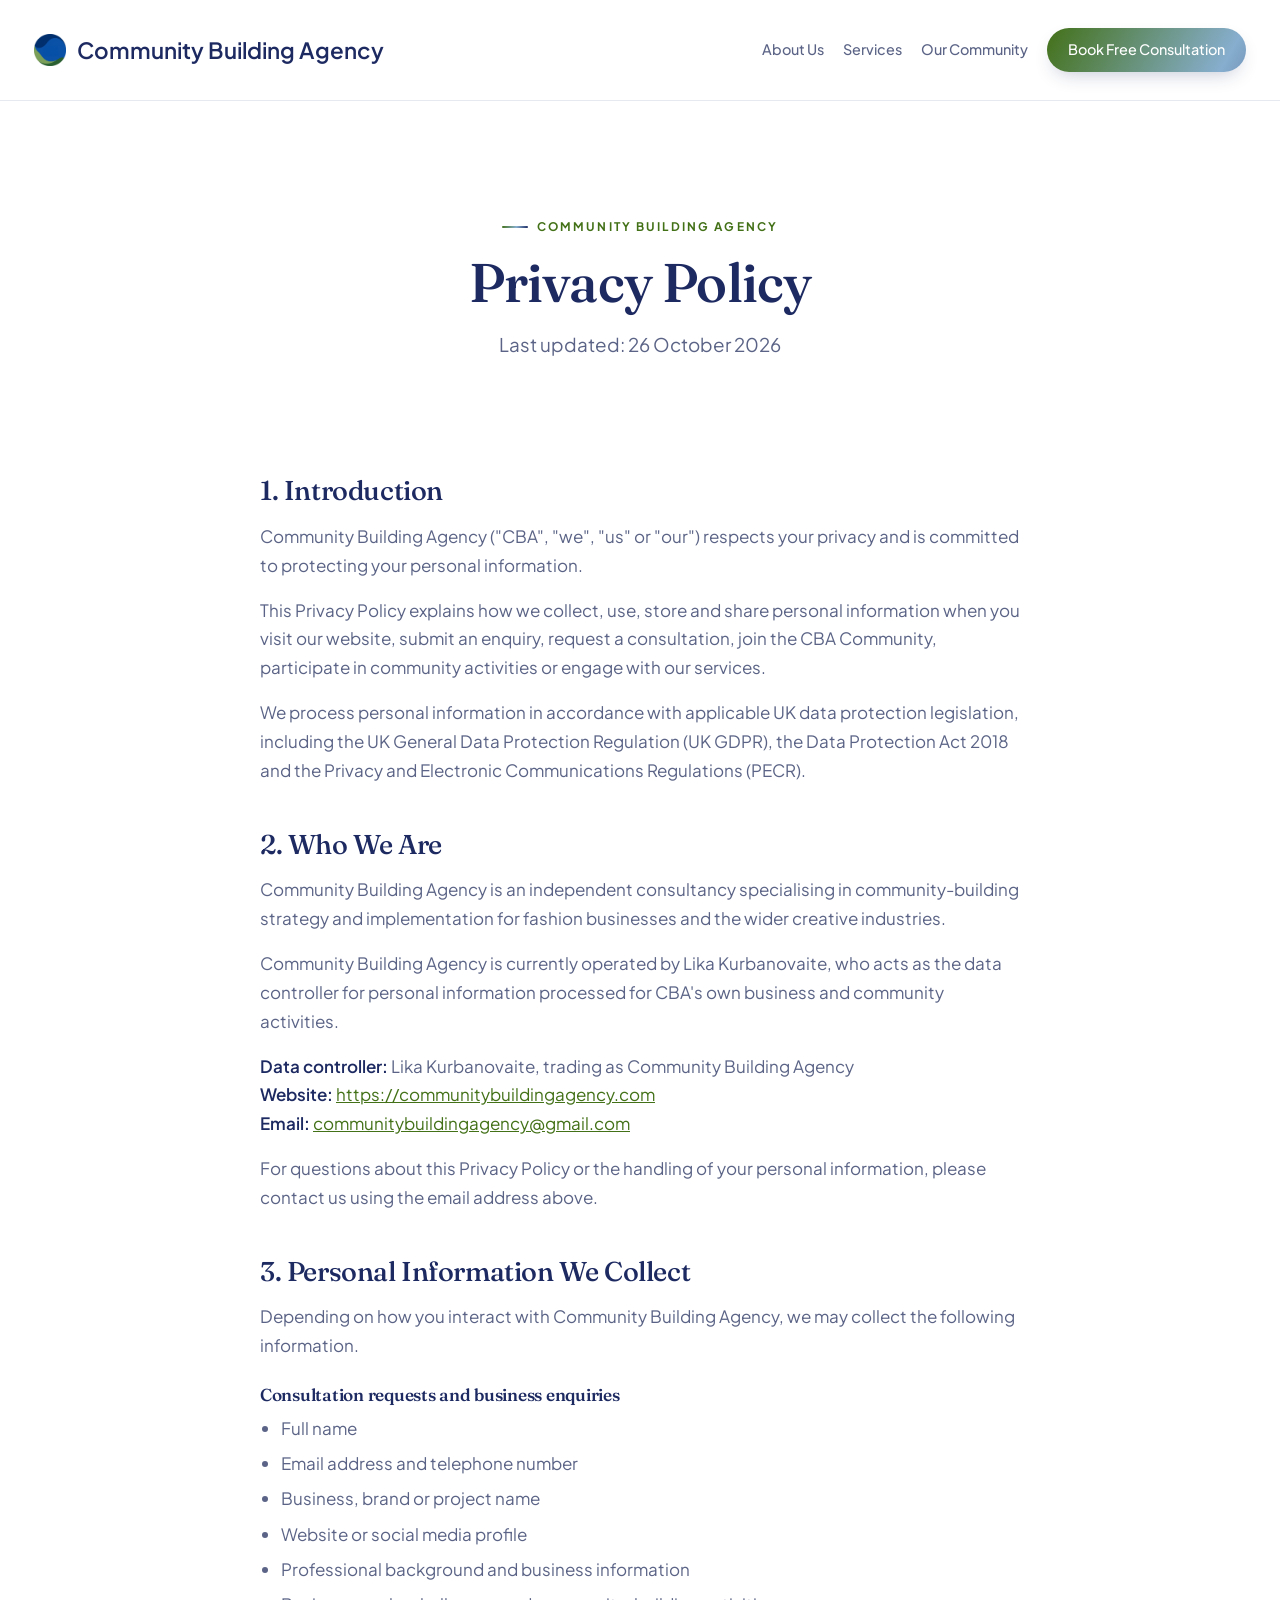
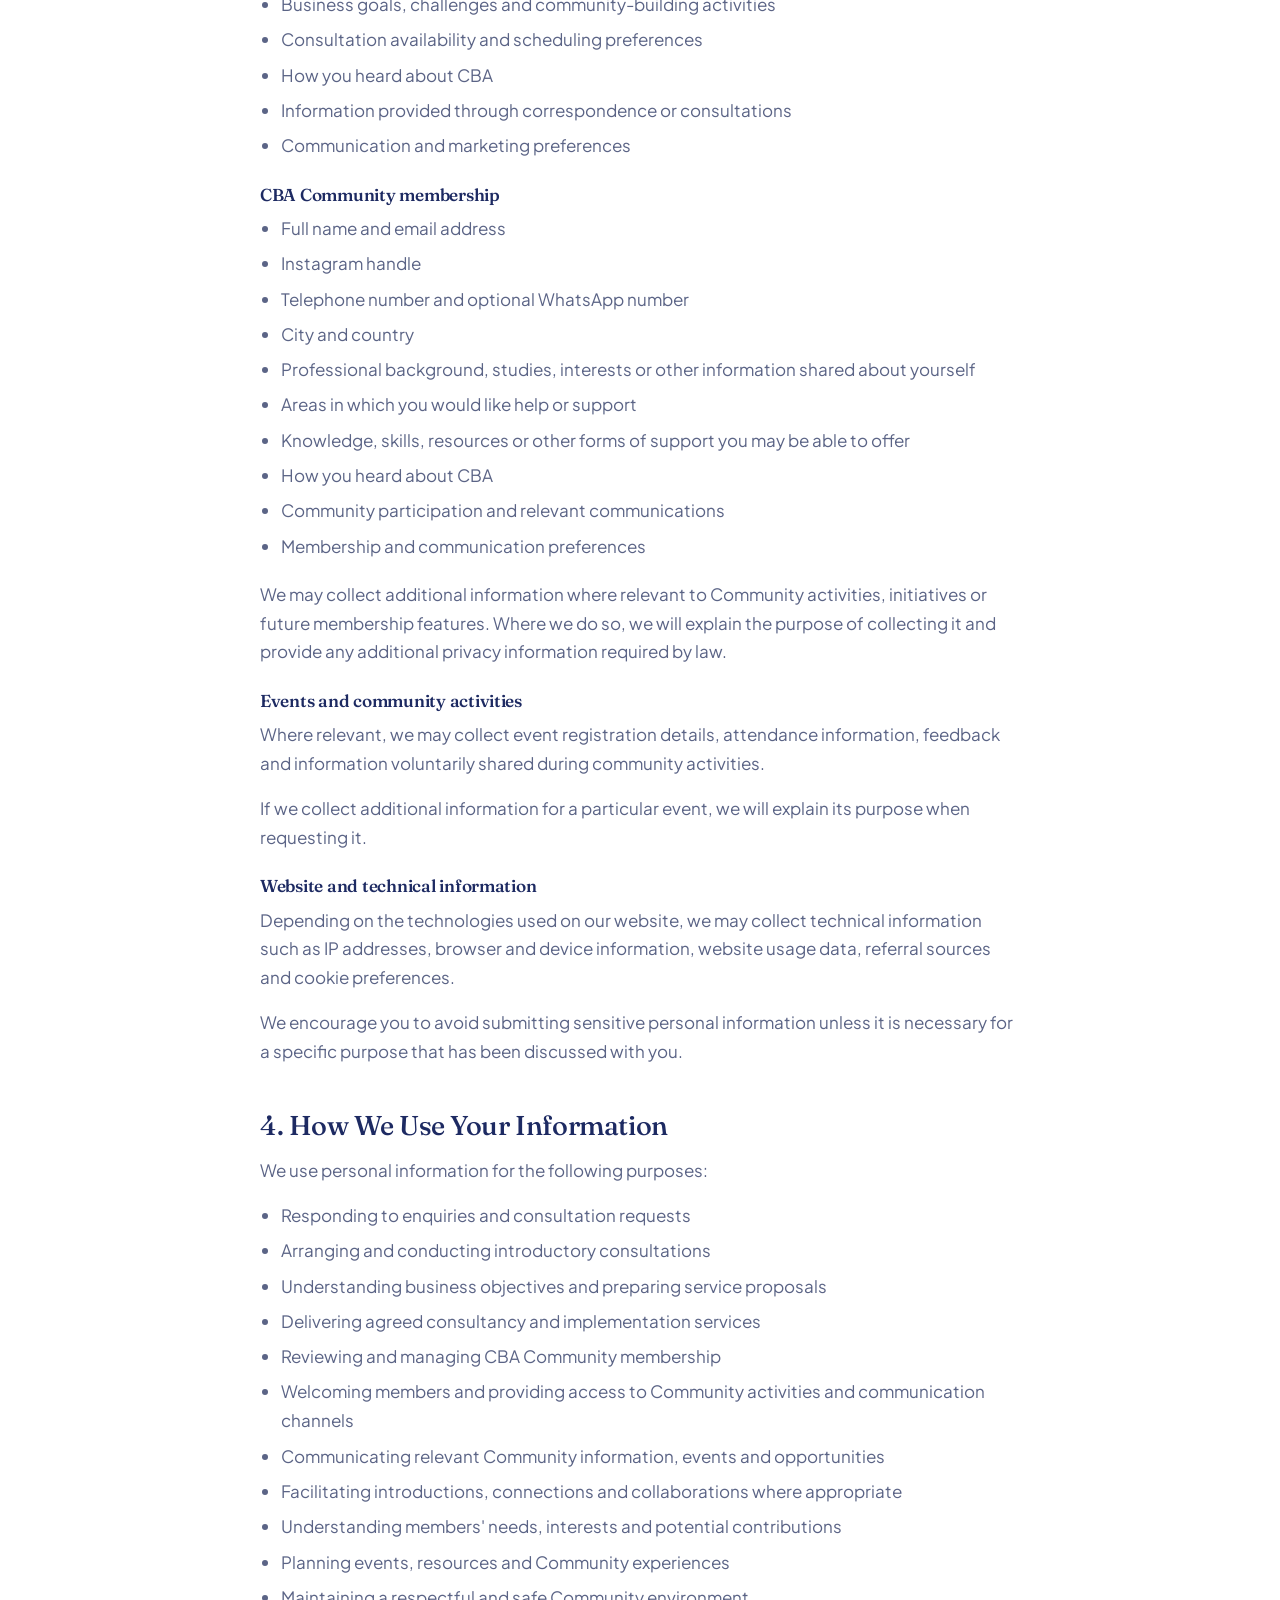
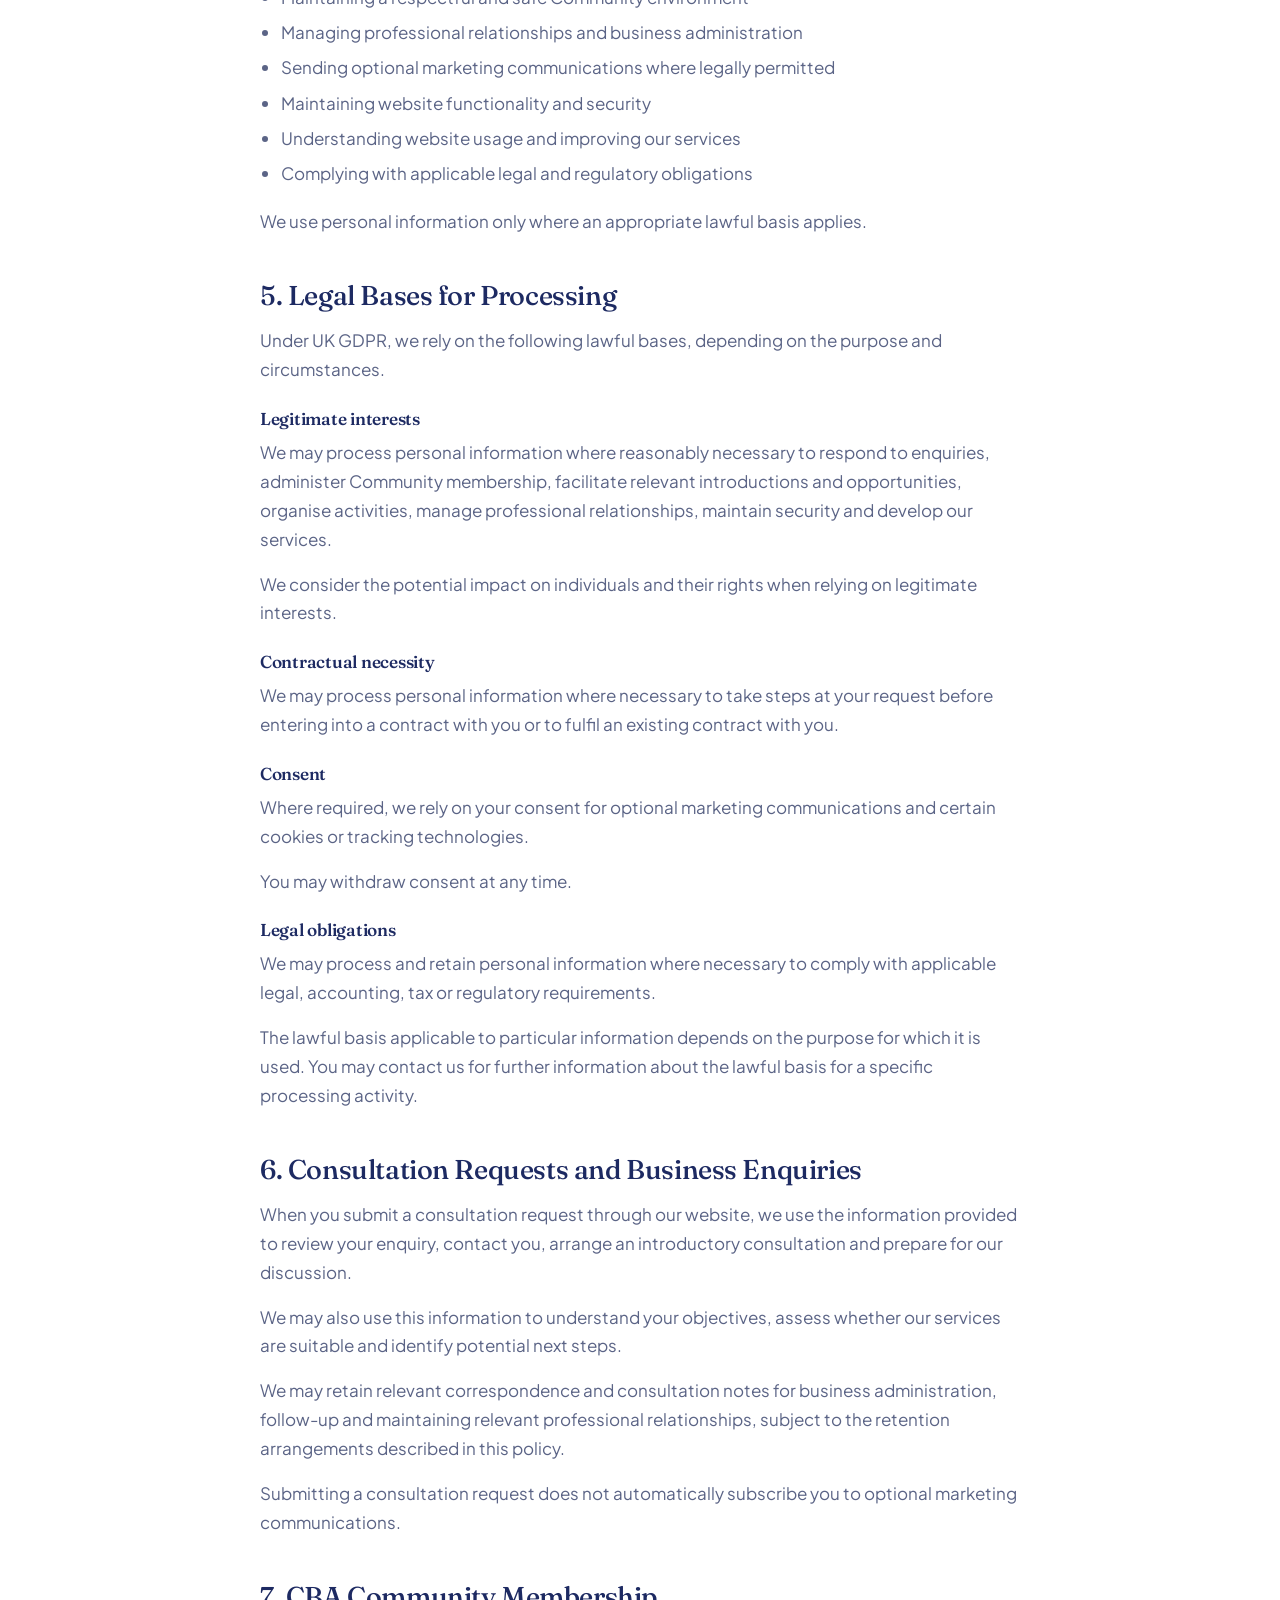
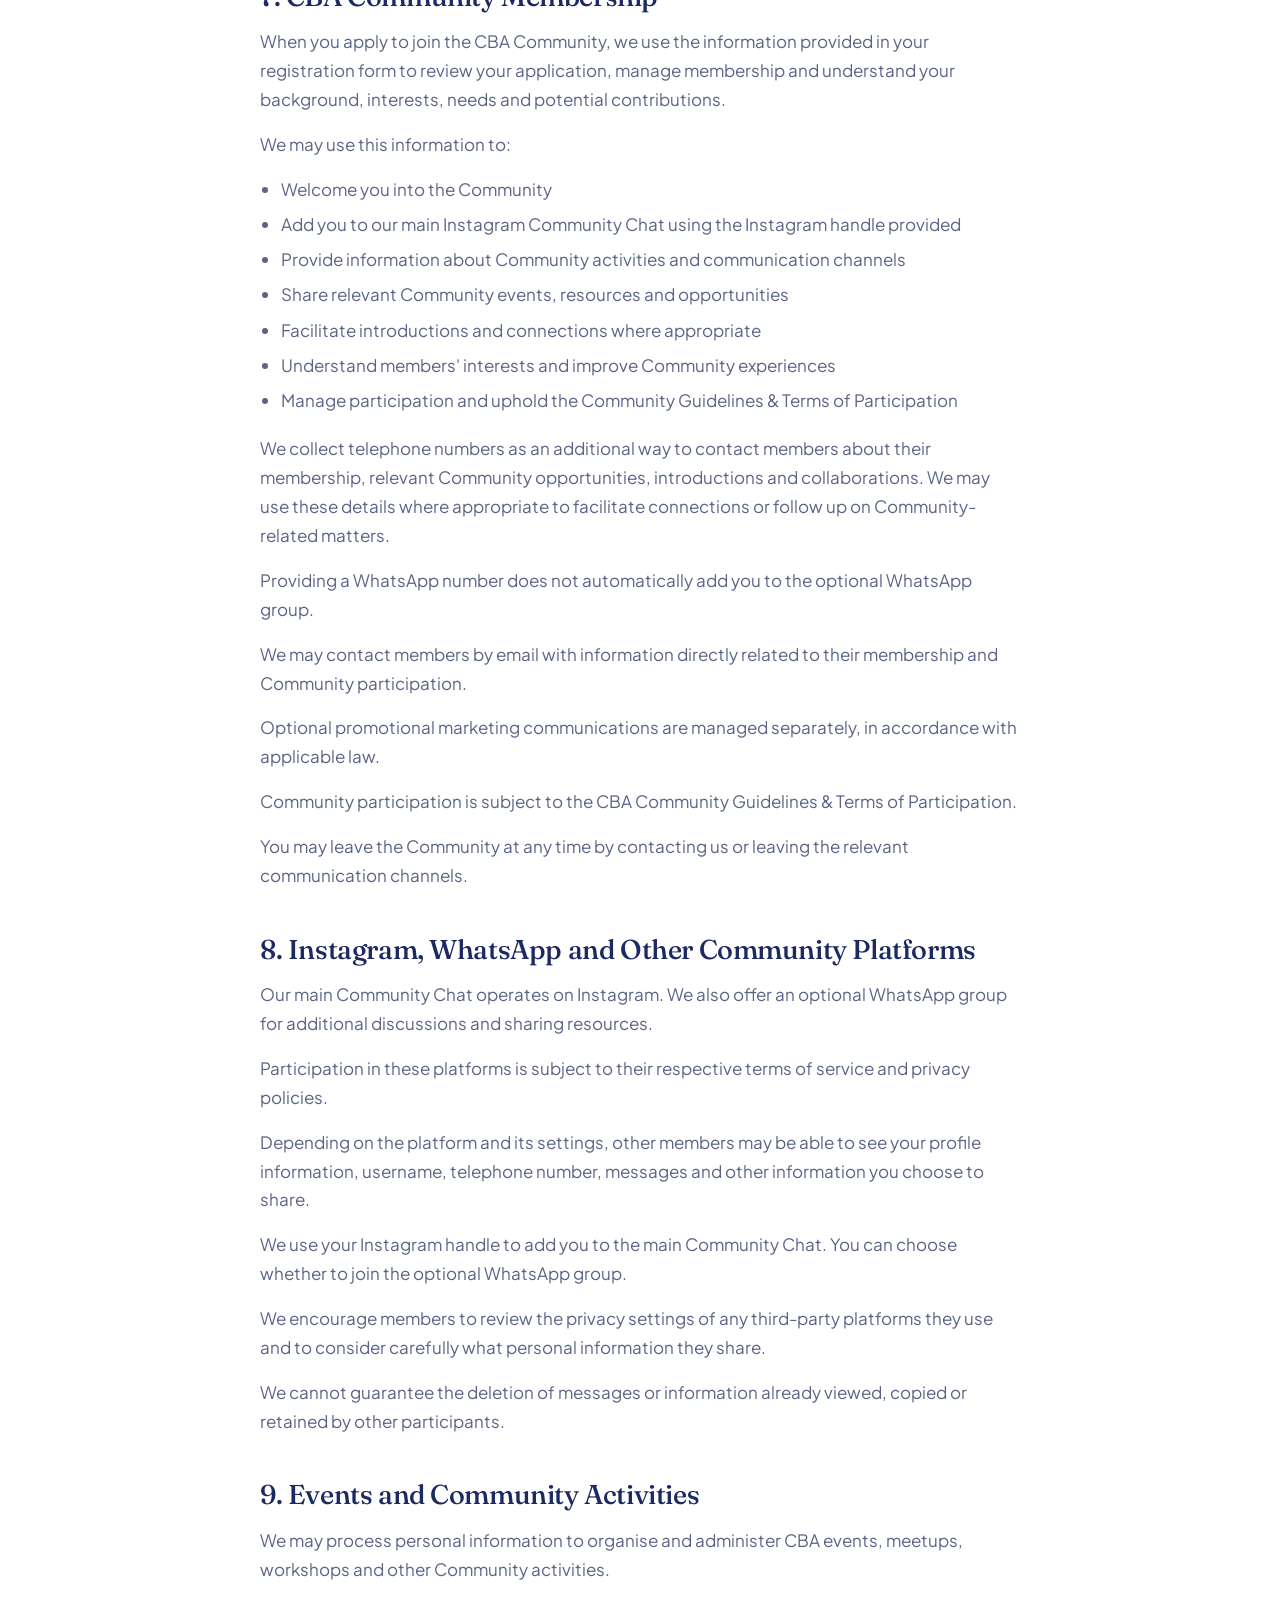
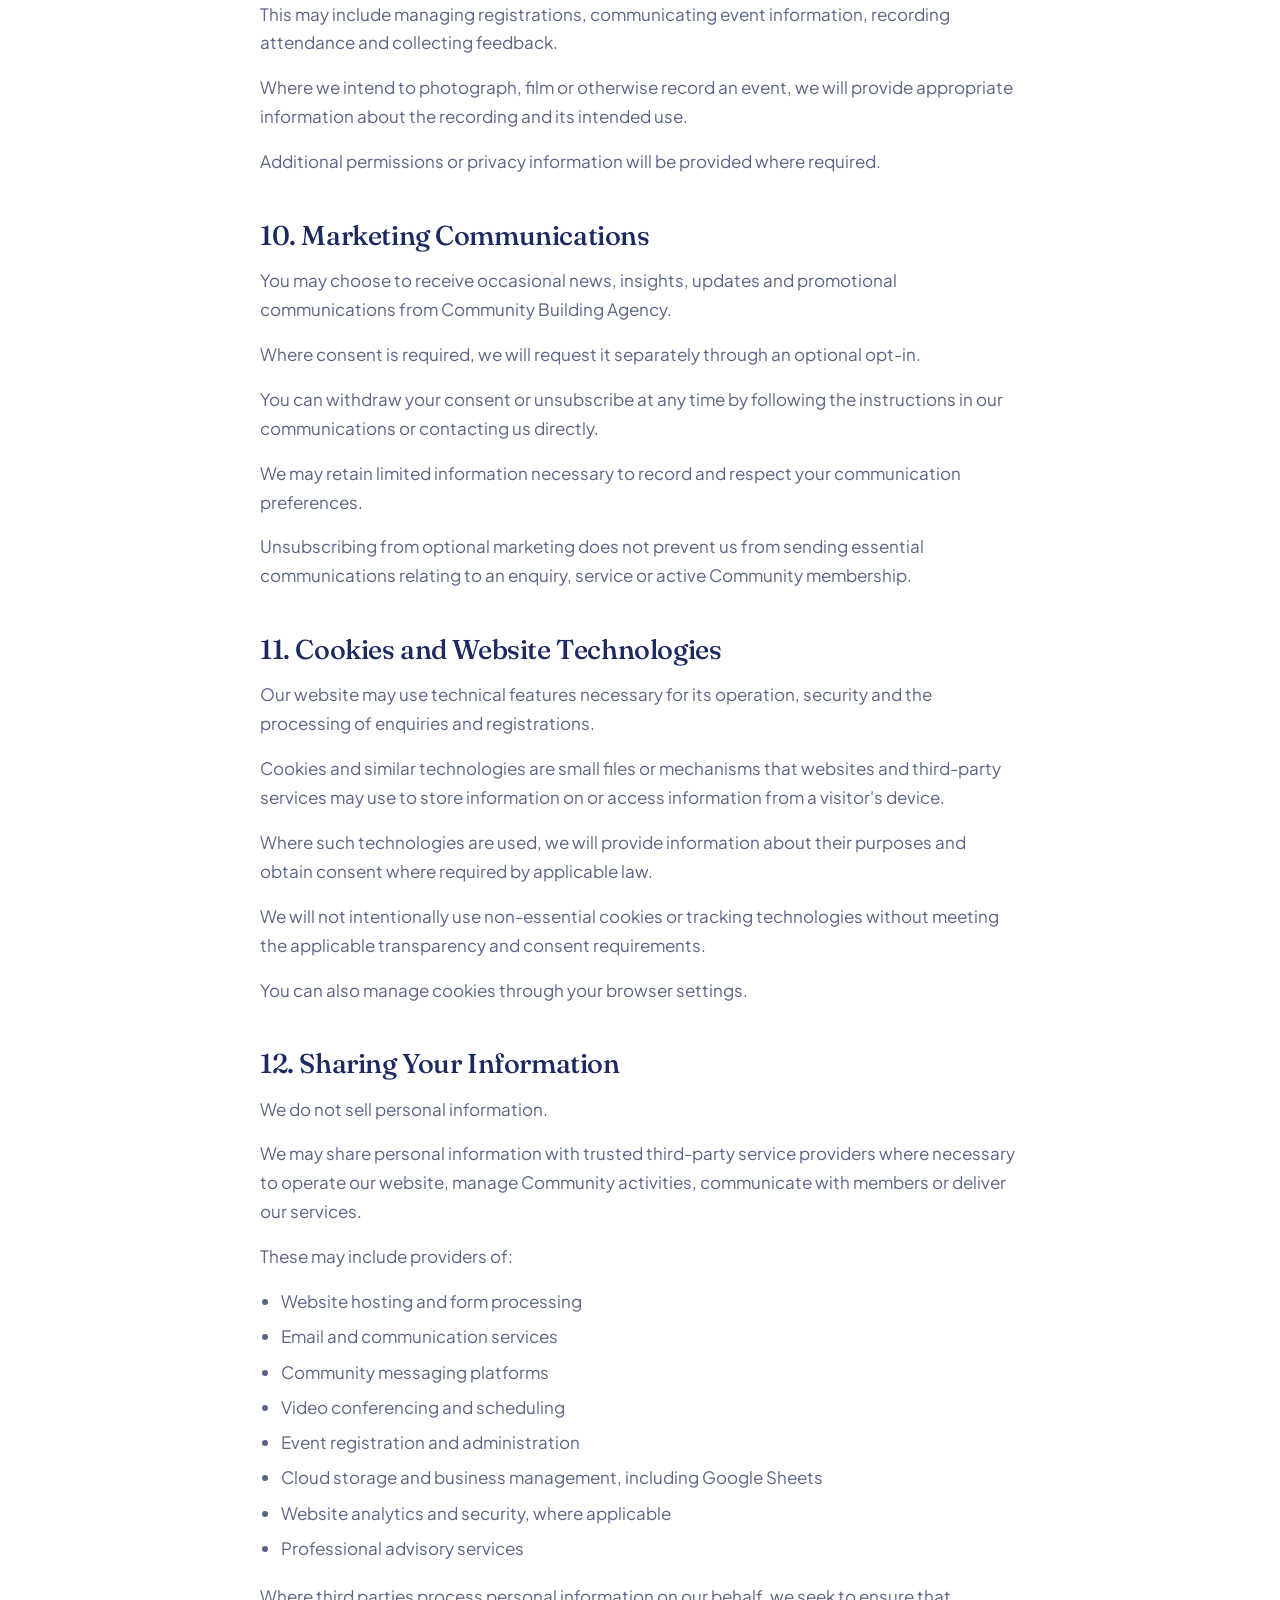
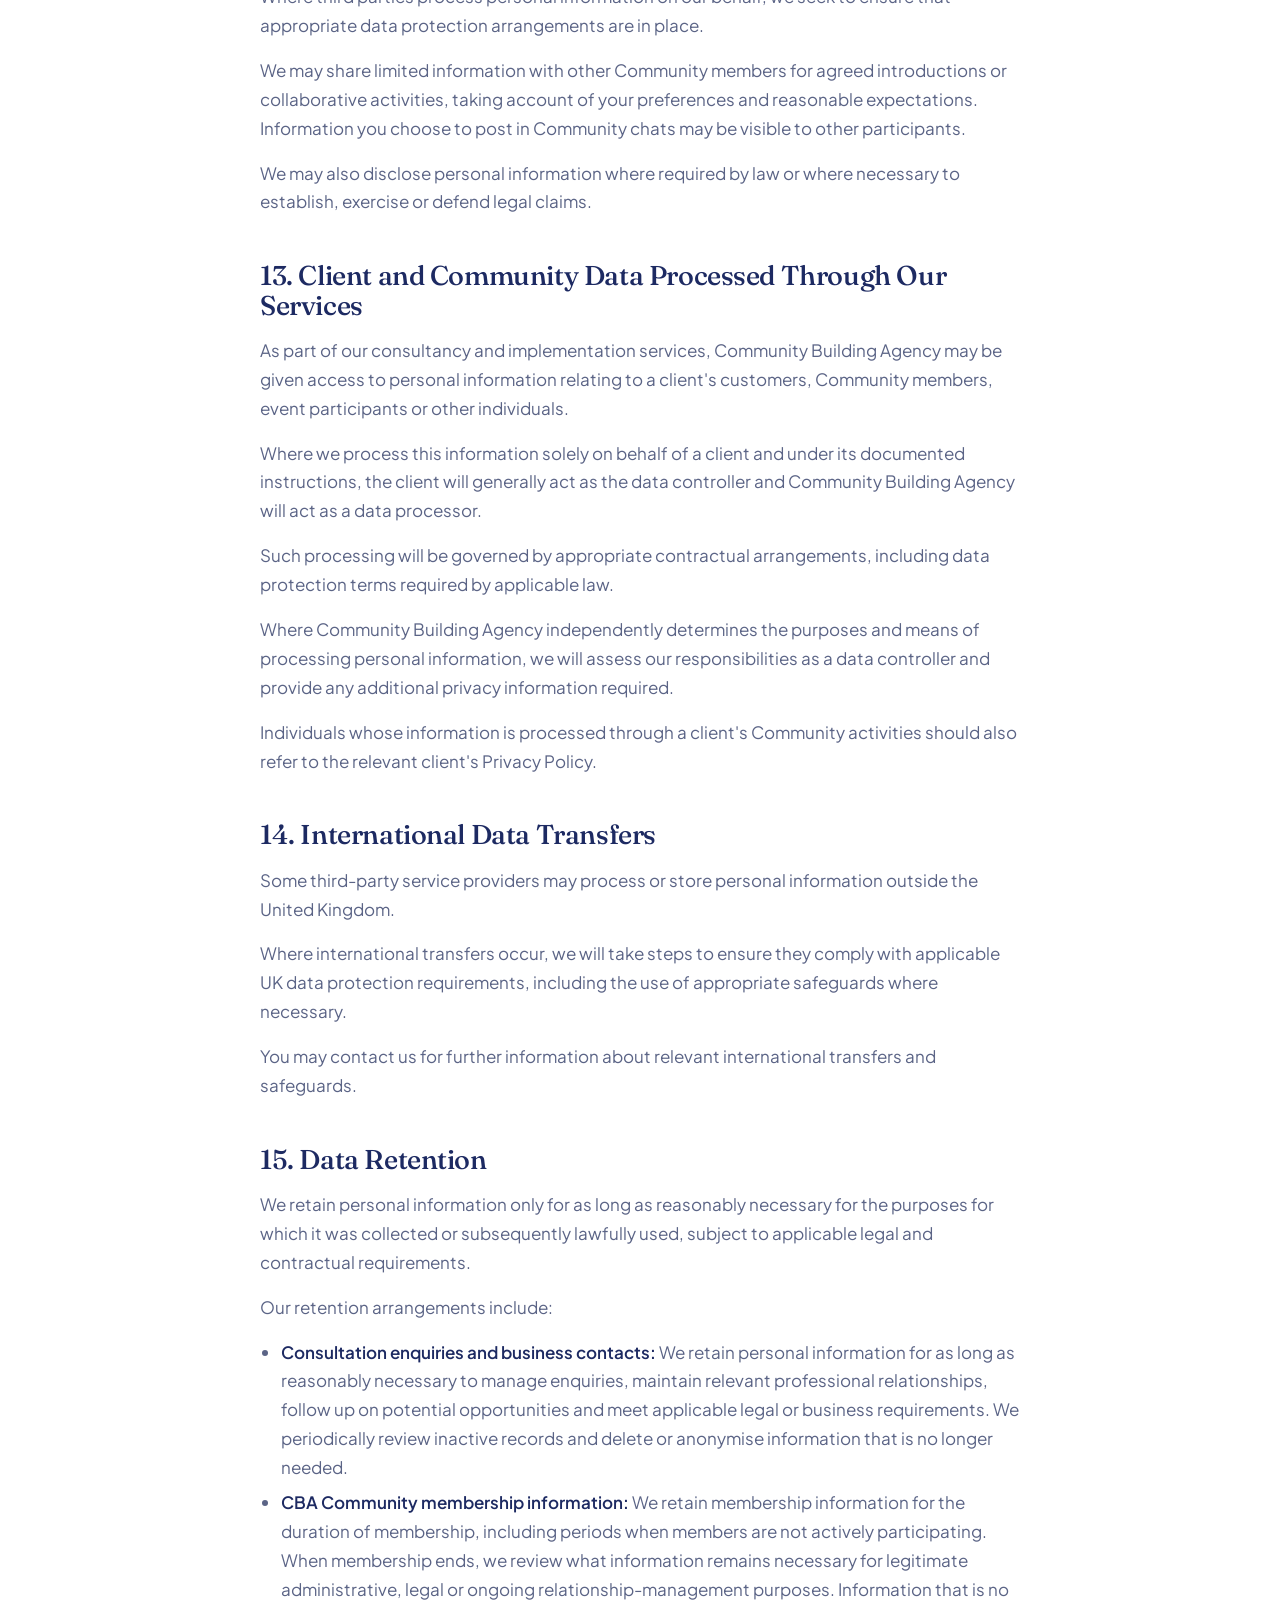
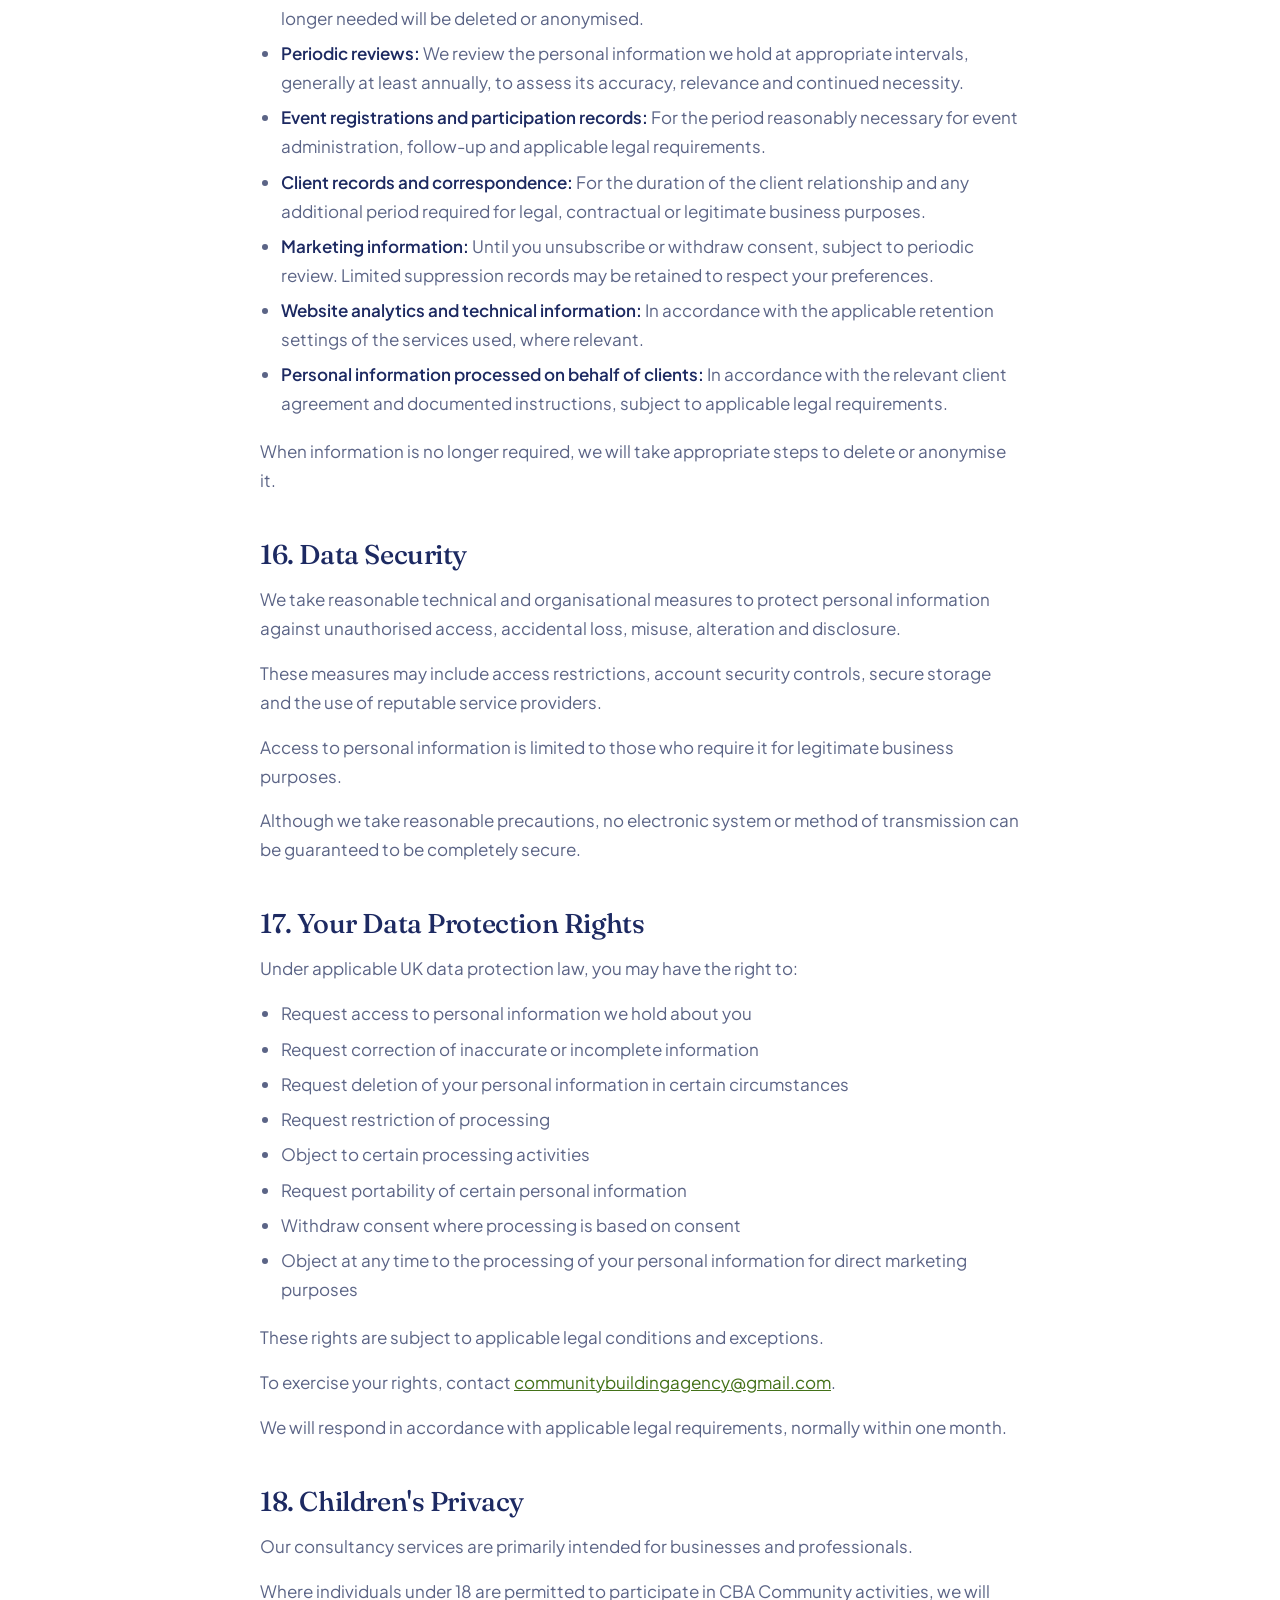
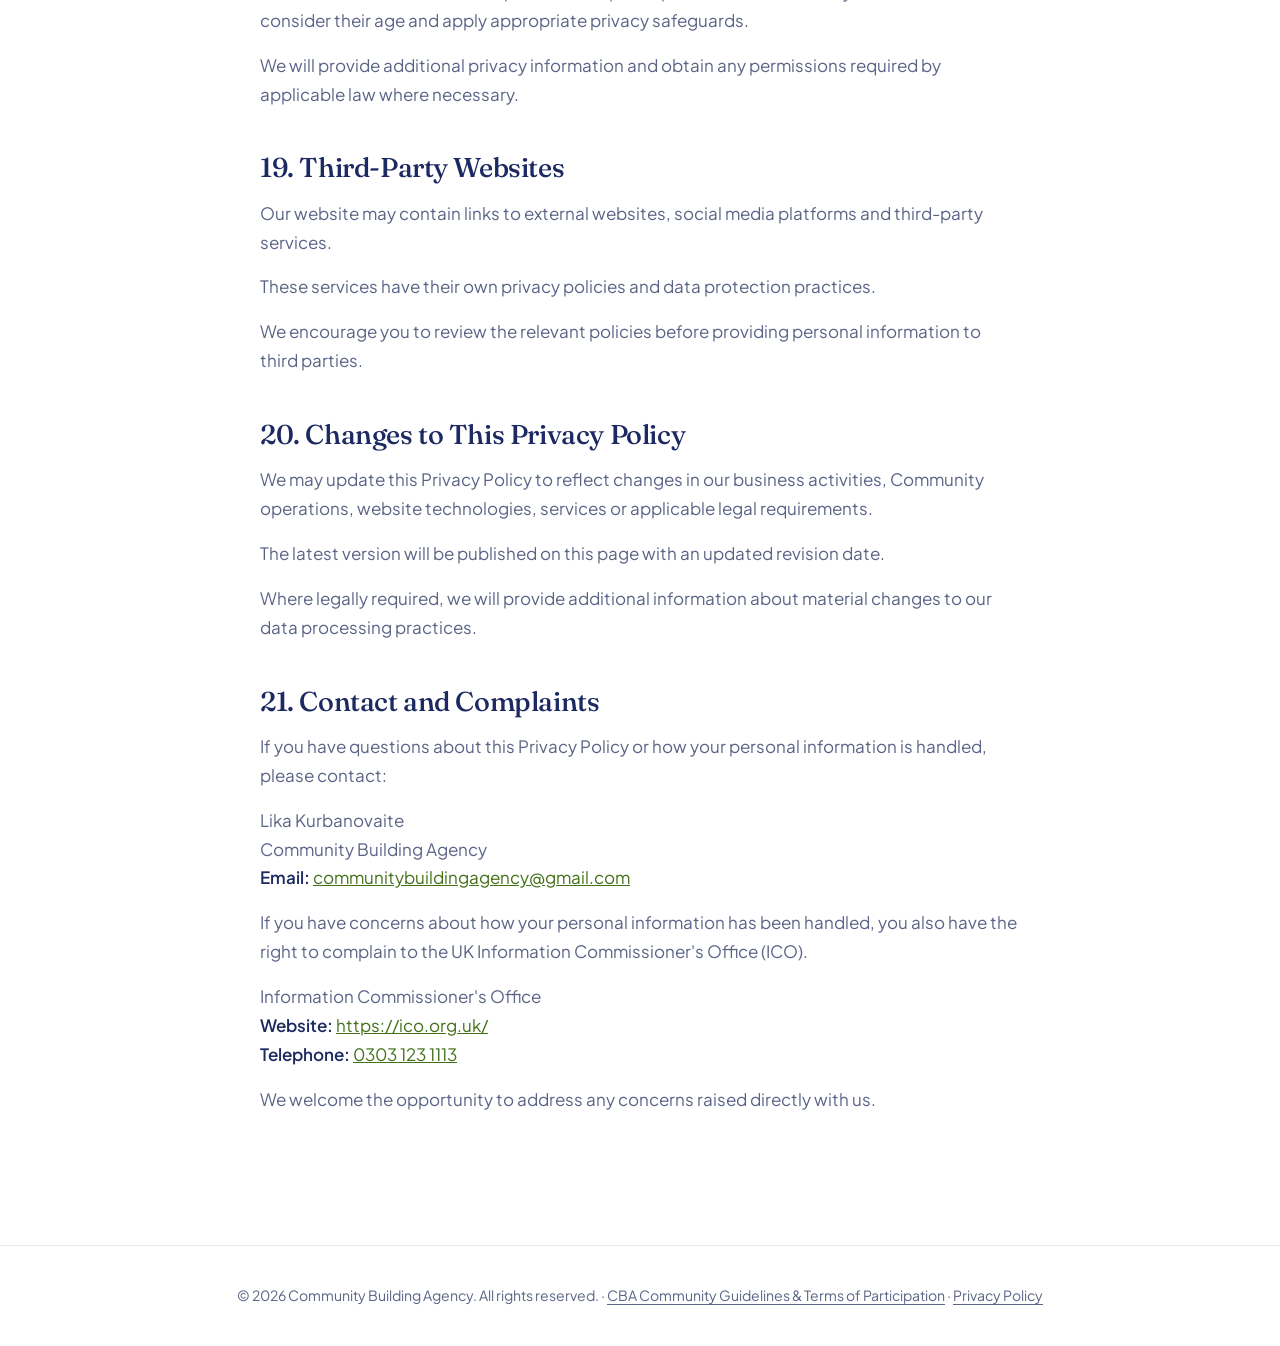
<file: privacypolicy.html>
<!DOCTYPE html>
<html lang="en">
<head>
  <meta charset="UTF-8" />
  <title>Privacy Policy | Community Building Agency</title>
  <meta name="description" content="How Community Building Agency collects, uses, stores and shares personal information." />
  <meta name="viewport" content="width=device-width, initial-scale=1" />

  <!-- Link previews (WhatsApp, LinkedIn, iMessage, Instagram DMs…) and the address
       search engines should use. Their crawlers don't run JavaScript, so this has to
       be written out in every page rather than added by layout.js. -->
  <link rel="canonical" href="https://communitybuildingagency.com/privacypolicy" />
  <meta property="og:type" content="website" />
  <meta property="og:site_name" content="Community Building Agency" />
  <meta property="og:locale" content="en_GB" />
  <meta property="og:title" content="Privacy Policy | Community Building Agency" />
  <meta property="og:description" content="How Community Building Agency collects, uses, stores and shares personal information." />
  <meta property="og:url" content="https://communitybuildingagency.com/privacypolicy" />
  <meta property="og:image" content="https://communitybuildingagency.com/assets/cba/CBA_share.jpg" />
  <meta property="og:image:width" content="1200" />
  <meta property="og:image:height" content="630" />
  <meta property="og:image:alt" content="Community Building Agency logo and name on a dark green background" />
  <meta name="twitter:card" content="summary_large_image" />

  <!-- Favicon -->
  <link rel="icon" type="image/png" href="assets/favicon.png">
  <link rel="apple-touch-icon" href="assets/favicon.png">

  <!-- Fonts -->
  <link rel="preconnect" href="https://fonts.googleapis.com">
  <link rel="preconnect" href="https://fonts.gstatic.com" crossorigin>
  <link href="https://fonts.googleapis.com/css2?family=Fraunces:opsz,wght@9..144,400;9..144,500;9..144,560;9..144,600&family=Plus+Jakarta+Sans:wght@400;500;600;700;800&display=swap" rel="stylesheet">

  <link rel="stylesheet" href="style.css" />

  <!-- UMAMI.IS tracking -->
  <script defer src="https://cloud.umami.is/script.js" data-website-id="b16bccfe-6395-4036-8e7f-8465aa63abf2"></script>
</head>

<body class="page-white">
  <!-- notice banner + navbar, and the footer after <main>: see layout.js -->
  <script src="src/js/layout.js"></script>

  <main>
    <!-- PAGE HERO -->
    <section class="section page-hero">
      <div class="container section-inner fade-in">
        <div class="section-header center">
          <p class="eyebrow center">Community Building Agency</p>
          <h1>Privacy Policy</h1>
          <p class="lead">Last updated: 26 October 2026</p>
        </div>
      </div>
    </section>

    <!-- POLICY -->
    <section class="section" id="privacy-policy" style="padding-top:0;">
      <div class="container section-inner">
        <article class="legal">
          <h2>1. Introduction</h2>
          <p>Community Building Agency ("CBA", "we", "us" or "our") respects your privacy and is committed to protecting your personal information.</p>
          <p>This Privacy Policy explains how we collect, use, store and share personal information when you visit our website, submit an enquiry, request a consultation, join the CBA Community, participate in community activities or engage with our services.</p>
          <p>We process personal information in accordance with applicable UK data protection legislation, including the UK General Data Protection Regulation (UK GDPR), the Data Protection Act 2018 and the Privacy and Electronic Communications Regulations (PECR).</p>

          <h2>2. Who We Are</h2>
          <p>Community Building Agency is an independent consultancy specialising in community-building strategy and implementation for fashion businesses and the wider creative industries.</p>
          <p>Community Building Agency is currently operated by Lika Kurbanovaite, who acts as the data controller for personal information processed for CBA's own business and community activities.</p>
          <p>
            <strong>Data controller:</strong> Lika Kurbanovaite, trading as Community Building Agency<br>
            <strong>Website:</strong> <a href="https://communitybuildingagency.com">https://communitybuildingagency.com</a><br>
            <strong>Email:</strong> <a href="mailto:communitybuildingagency@gmail.com">communitybuildingagency@gmail.com</a>
          </p>
          <p>For questions about this Privacy Policy or the handling of your personal information, please contact us using the email address above.</p>

          <h2>3. Personal Information We Collect</h2>
          <p>Depending on how you interact with Community Building Agency, we may collect the following information.</p>
          <h3>Consultation requests and business enquiries</h3>
          <ul>
            <li>Full name</li>
            <li>Email address and telephone number</li>
            <li>Business, brand or project name</li>
            <li>Website or social media profile</li>
            <li>Professional background and business information</li>
            <li>Business goals, challenges and community-building activities</li>
            <li>Consultation availability and scheduling preferences</li>
            <li>How you heard about CBA</li>
            <li>Information provided through correspondence or consultations</li>
            <li>Communication and marketing preferences</li>
          </ul>
          <h3>CBA Community membership</h3>
          <ul>
            <li>Full name and email address</li>
            <li>Instagram handle</li>
            <li>Telephone number and optional WhatsApp number</li>
            <li>City and country</li>
            <li>Professional background, studies, interests or other information shared about yourself</li>
            <li>Areas in which you would like help or support</li>
            <li>Knowledge, skills, resources or other forms of support you may be able to offer</li>
            <li>How you heard about CBA</li>
            <li>Community participation and relevant communications</li>
            <li>Membership and communication preferences</li>
          </ul>
          <p>We may collect additional information where relevant to Community activities, initiatives or future membership features. Where we do so, we will explain the purpose of collecting it and provide any additional privacy information required by law.</p>
          <h3>Events and community activities</h3>
          <p>Where relevant, we may collect event registration details, attendance information, feedback and information voluntarily shared during community activities.</p>
          <p>If we collect additional information for a particular event, we will explain its purpose when requesting it.</p>
          <h3>Website and technical information</h3>
          <p>Depending on the technologies used on our website, we may collect technical information such as IP addresses, browser and device information, website usage data, referral sources and cookie preferences.</p>
          <p>We encourage you to avoid submitting sensitive personal information unless it is necessary for a specific purpose that has been discussed with you.</p>

          <h2>4. How We Use Your Information</h2>
          <p>We use personal information for the following purposes:</p>
          <ul>
            <li>Responding to enquiries and consultation requests</li>
            <li>Arranging and conducting introductory consultations</li>
            <li>Understanding business objectives and preparing service proposals</li>
            <li>Delivering agreed consultancy and implementation services</li>
            <li>Reviewing and managing CBA Community membership</li>
            <li>Welcoming members and providing access to Community activities and communication channels</li>
            <li>Communicating relevant Community information, events and opportunities</li>
            <li>Facilitating introductions, connections and collaborations where appropriate</li>
            <li>Understanding members' needs, interests and potential contributions</li>
            <li>Planning events, resources and Community experiences</li>
            <li>Maintaining a respectful and safe Community environment</li>
            <li>Managing professional relationships and business administration</li>
            <li>Sending optional marketing communications where legally permitted</li>
            <li>Maintaining website functionality and security</li>
            <li>Understanding website usage and improving our services</li>
            <li>Complying with applicable legal and regulatory obligations</li>
          </ul>
          <p>We use personal information only where an appropriate lawful basis applies.</p>

          <h2>5. Legal Bases for Processing</h2>
          <p>Under UK GDPR, we rely on the following lawful bases, depending on the purpose and circumstances.</p>
          <h3>Legitimate interests</h3>
          <p>We may process personal information where reasonably necessary to respond to enquiries, administer Community membership, facilitate relevant introductions and opportunities, organise activities, manage professional relationships, maintain security and develop our services.</p>
          <p>We consider the potential impact on individuals and their rights when relying on legitimate interests.</p>
          <h3>Contractual necessity</h3>
          <p>We may process personal information where necessary to take steps at your request before entering into a contract with you or to fulfil an existing contract with you.</p>
          <h3>Consent</h3>
          <p>Where required, we rely on your consent for optional marketing communications and certain cookies or tracking technologies.</p>
          <p>You may withdraw consent at any time.</p>
          <h3>Legal obligations</h3>
          <p>We may process and retain personal information where necessary to comply with applicable legal, accounting, tax or regulatory requirements.</p>
          <p>The lawful basis applicable to particular information depends on the purpose for which it is used. You may contact us for further information about the lawful basis for a specific processing activity.</p>

          <h2>6. Consultation Requests and Business Enquiries</h2>
          <p>When you submit a consultation request through our website, we use the information provided to review your enquiry, contact you, arrange an introductory consultation and prepare for our discussion.</p>
          <p>We may also use this information to understand your objectives, assess whether our services are suitable and identify potential next steps.</p>
          <p>We may retain relevant correspondence and consultation notes for business administration, follow-up and maintaining relevant professional relationships, subject to the retention arrangements described in this policy.</p>
          <p>Submitting a consultation request does not automatically subscribe you to optional marketing communications.</p>

          <h2>7. CBA Community Membership</h2>
          <p>When you apply to join the CBA Community, we use the information provided in your registration form to review your application, manage membership and understand your background, interests, needs and potential contributions.</p>
          <p>We may use this information to:</p>
          <ul>
            <li>Welcome you into the Community</li>
            <li>Add you to our main Instagram Community Chat using the Instagram handle provided</li>
            <li>Provide information about Community activities and communication channels</li>
            <li>Share relevant Community events, resources and opportunities</li>
            <li>Facilitate introductions and connections where appropriate</li>
            <li>Understand members' interests and improve Community experiences</li>
            <li>Manage participation and uphold the Community Guidelines &amp; Terms of Participation</li>
          </ul>
          <p>We collect telephone numbers as an additional way to contact members about their membership, relevant Community opportunities, introductions and collaborations. We may use these details where appropriate to facilitate connections or follow up on Community-related matters.</p>
          <p>Providing a WhatsApp number does not automatically add you to the optional WhatsApp group.</p>
          <p>We may contact members by email with information directly related to their membership and Community participation.</p>
          <p>Optional promotional marketing communications are managed separately, in accordance with applicable law.</p>
          <p>Community participation is subject to the CBA Community Guidelines &amp; Terms of Participation.</p>
          <p>You may leave the Community at any time by contacting us or leaving the relevant communication channels.</p>

          <h2>8. Instagram, WhatsApp and Other Community Platforms</h2>
          <p>Our main Community Chat operates on Instagram. We also offer an optional WhatsApp group for additional discussions and sharing resources.</p>
          <p>Participation in these platforms is subject to their respective terms of service and privacy policies.</p>
          <p>Depending on the platform and its settings, other members may be able to see your profile information, username, telephone number, messages and other information you choose to share.</p>
          <p>We use your Instagram handle to add you to the main Community Chat. You can choose whether to join the optional WhatsApp group.</p>
          <p>We encourage members to review the privacy settings of any third-party platforms they use and to consider carefully what personal information they share.</p>
          <p>We cannot guarantee the deletion of messages or information already viewed, copied or retained by other participants.</p>

          <h2>9. Events and Community Activities</h2>
          <p>We may process personal information to organise and administer CBA events, meetups, workshops and other Community activities.</p>
          <p>This may include managing registrations, communicating event information, recording attendance and collecting feedback.</p>
          <p>Where we intend to photograph, film or otherwise record an event, we will provide appropriate information about the recording and its intended use.</p>
          <p>Additional permissions or privacy information will be provided where required.</p>

          <h2>10. Marketing Communications</h2>
          <p>You may choose to receive occasional news, insights, updates and promotional communications from Community Building Agency.</p>
          <p>Where consent is required, we will request it separately through an optional opt-in.</p>
          <p>You can withdraw your consent or unsubscribe at any time by following the instructions in our communications or contacting us directly.</p>
          <p>We may retain limited information necessary to record and respect your communication preferences.</p>
          <p>Unsubscribing from optional marketing does not prevent us from sending essential communications relating to an enquiry, service or active Community membership.</p>

          <h2>11. Cookies and Website Technologies</h2>
          <p>Our website may use technical features necessary for its operation, security and the processing of enquiries and registrations.</p>
          <p>Cookies and similar technologies are small files or mechanisms that websites and third-party services may use to store information on or access information from a visitor's device.</p>
          <p>Where such technologies are used, we will provide information about their purposes and obtain consent where required by applicable law.</p>
          <p>We will not intentionally use non-essential cookies or tracking technologies without meeting the applicable transparency and consent requirements.</p>
          <p>You can also manage cookies through your browser settings.</p>

          <h2>12. Sharing Your Information</h2>
          <p>We do not sell personal information.</p>
          <p>We may share personal information with trusted third-party service providers where necessary to operate our website, manage Community activities, communicate with members or deliver our services.</p>
          <p>These may include providers of:</p>
          <ul>
            <li>Website hosting and form processing</li>
            <li>Email and communication services</li>
            <li>Community messaging platforms</li>
            <li>Video conferencing and scheduling</li>
            <li>Event registration and administration</li>
            <li>Cloud storage and business management, including Google Sheets</li>
            <li>Website analytics and security, where applicable</li>
            <li>Professional advisory services</li>
          </ul>
          <p>Where third parties process personal information on our behalf, we seek to ensure that appropriate data protection arrangements are in place.</p>
          <p>We may share limited information with other Community members for agreed introductions or collaborative activities, taking account of your preferences and reasonable expectations. Information you choose to post in Community chats may be visible to other participants.</p>
          <p>We may also disclose personal information where required by law or where necessary to establish, exercise or defend legal claims.</p>

          <h2>13. Client and Community Data Processed Through Our Services</h2>
          <p>As part of our consultancy and implementation services, Community Building Agency may be given access to personal information relating to a client's customers, Community members, event participants or other individuals.</p>
          <p>Where we process this information solely on behalf of a client and under its documented instructions, the client will generally act as the data controller and Community Building Agency will act as a data processor.</p>
          <p>Such processing will be governed by appropriate contractual arrangements, including data protection terms required by applicable law.</p>
          <p>Where Community Building Agency independently determines the purposes and means of processing personal information, we will assess our responsibilities as a data controller and provide any additional privacy information required.</p>
          <p>Individuals whose information is processed through a client's Community activities should also refer to the relevant client's Privacy Policy.</p>

          <h2>14. International Data Transfers</h2>
          <p>Some third-party service providers may process or store personal information outside the United Kingdom.</p>
          <p>Where international transfers occur, we will take steps to ensure they comply with applicable UK data protection requirements, including the use of appropriate safeguards where necessary.</p>
          <p>You may contact us for further information about relevant international transfers and safeguards.</p>

          <h2>15. Data Retention</h2>
          <p>We retain personal information only for as long as reasonably necessary for the purposes for which it was collected or subsequently lawfully used, subject to applicable legal and contractual requirements.</p>
          <p>Our retention arrangements include:</p>
          <ul>
            <li><strong>Consultation enquiries and business contacts:</strong> We retain personal information for as long as reasonably necessary to manage enquiries, maintain relevant professional relationships, follow up on potential opportunities and meet applicable legal or business requirements. We periodically review inactive records and delete or anonymise information that is no longer needed.</li>
            <li><strong>CBA Community membership information:</strong> We retain membership information for the duration of membership, including periods when members are not actively participating. When membership ends, we review what information remains necessary for legitimate administrative, legal or ongoing relationship-management purposes. Information that is no longer needed will be deleted or anonymised.</li>
            <li><strong>Periodic reviews:</strong> We review the personal information we hold at appropriate intervals, generally at least annually, to assess its accuracy, relevance and continued necessity.</li>
            <li><strong>Event registrations and participation records:</strong> For the period reasonably necessary for event administration, follow-up and applicable legal requirements.</li>
            <li><strong>Client records and correspondence:</strong> For the duration of the client relationship and any additional period required for legal, contractual or legitimate business purposes.</li>
            <li><strong>Marketing information:</strong> Until you unsubscribe or withdraw consent, subject to periodic review. Limited suppression records may be retained to respect your preferences.</li>
            <li><strong>Website analytics and technical information:</strong> In accordance with the applicable retention settings of the services used, where relevant.</li>
            <li><strong>Personal information processed on behalf of clients:</strong> In accordance with the relevant client agreement and documented instructions, subject to applicable legal requirements.</li>
          </ul>
          <p>When information is no longer required, we will take appropriate steps to delete or anonymise it.</p>

          <h2>16. Data Security</h2>
          <p>We take reasonable technical and organisational measures to protect personal information against unauthorised access, accidental loss, misuse, alteration and disclosure.</p>
          <p>These measures may include access restrictions, account security controls, secure storage and the use of reputable service providers.</p>
          <p>Access to personal information is limited to those who require it for legitimate business purposes.</p>
          <p>Although we take reasonable precautions, no electronic system or method of transmission can be guaranteed to be completely secure.</p>

          <h2>17. Your Data Protection Rights</h2>
          <p>Under applicable UK data protection law, you may have the right to:</p>
          <ul>
            <li>Request access to personal information we hold about you</li>
            <li>Request correction of inaccurate or incomplete information</li>
            <li>Request deletion of your personal information in certain circumstances</li>
            <li>Request restriction of processing</li>
            <li>Object to certain processing activities</li>
            <li>Request portability of certain personal information</li>
            <li>Withdraw consent where processing is based on consent</li>
            <li>Object at any time to the processing of your personal information for direct marketing purposes</li>
          </ul>
          <p>These rights are subject to applicable legal conditions and exceptions.</p>
          <p>To exercise your rights, contact <a href="mailto:communitybuildingagency@gmail.com">communitybuildingagency@gmail.com</a>.</p>
          <p>We will respond in accordance with applicable legal requirements, normally within one month.</p>

          <h2>18. Children's Privacy</h2>
          <p>Our consultancy services are primarily intended for businesses and professionals.</p>
          <p>Where individuals under 18 are permitted to participate in CBA Community activities, we will consider their age and apply appropriate privacy safeguards.</p>
          <p>We will provide additional privacy information and obtain any permissions required by applicable law where necessary.</p>

          <h2>19. Third-Party Websites</h2>
          <p>Our website may contain links to external websites, social media platforms and third-party services.</p>
          <p>These services have their own privacy policies and data protection practices.</p>
          <p>We encourage you to review the relevant policies before providing personal information to third parties.</p>

          <h2>20. Changes to This Privacy Policy</h2>
          <p>We may update this Privacy Policy to reflect changes in our business activities, Community operations, website technologies, services or applicable legal requirements.</p>
          <p>The latest version will be published on this page with an updated revision date.</p>
          <p>Where legally required, we will provide additional information about material changes to our data processing practices.</p>

          <h2>21. Contact and Complaints</h2>
          <p>If you have questions about this Privacy Policy or how your personal information is handled, please contact:</p>
          <p>
            Lika Kurbanovaite<br>
            Community Building Agency<br>
            <strong>Email:</strong> <a href="mailto:communitybuildingagency@gmail.com">communitybuildingagency@gmail.com</a>
          </p>
          <p>If you have concerns about how your personal information has been handled, you also have the right to complain to the UK Information Commissioner's Office (ICO).</p>
          <p>
            Information Commissioner's Office<br>
            <strong>Website:</strong> <a href="https://ico.org.uk/" target="_blank" rel="noopener noreferrer">https://ico.org.uk/</a><br>
            <strong>Telephone:</strong> <a href="tel:03031231113">0303 123 1113</a>
          </p>
          <p>We welcome the opportunity to address any concerns raised directly with us.</p>
        </article>
      </div>
    </section>
  </main>

  <script src="src/js/main.js" defer></script>
</body>
</html>
</file>
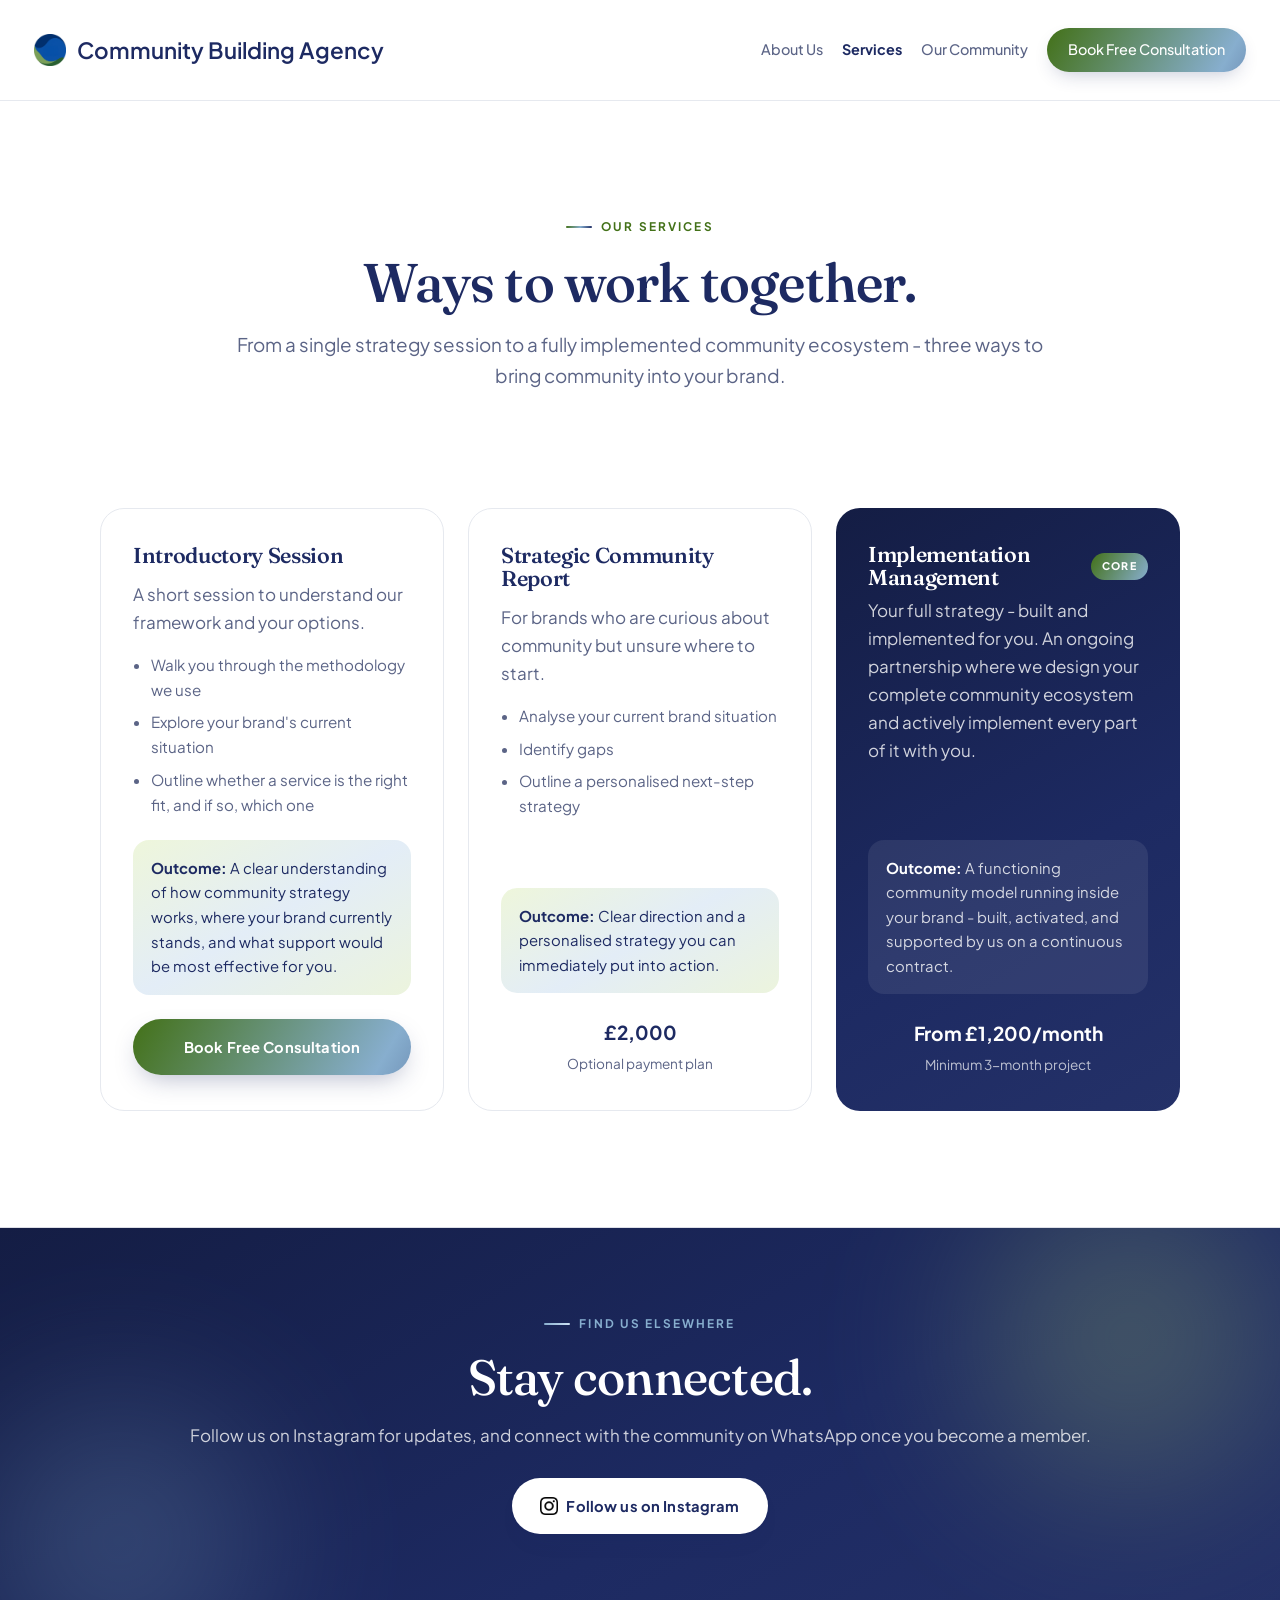
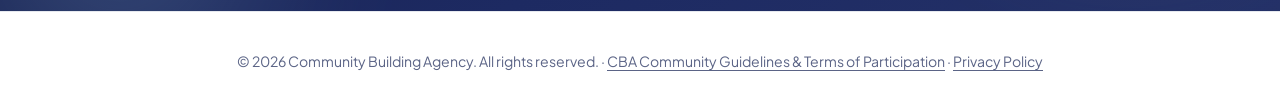
<file: services.html>
<!DOCTYPE html>
<html lang="en">
<head>
  <meta charset="UTF-8" />
  <title>Services | Community Building Agency</title>
  <meta name="description" content="Ways to work together — introductory session, strategic community report, and full implementation management for fashion brands." />
  <meta name="viewport" content="width=device-width, initial-scale=1" />

  <!-- Link previews (WhatsApp, LinkedIn, iMessage, Instagram DMs…) and the address
       search engines should use. Their crawlers don't run JavaScript, so this has to
       be written out in every page rather than added by layout.js. -->
  <link rel="canonical" href="https://communitybuildingagency.com/services" />
  <meta property="og:type" content="website" />
  <meta property="og:site_name" content="Community Building Agency" />
  <meta property="og:locale" content="en_GB" />
  <meta property="og:title" content="Services | Community Building Agency" />
  <meta property="og:description" content="Ways to work together — introductory session, strategic community report, and full implementation management for fashion brands." />
  <meta property="og:url" content="https://communitybuildingagency.com/services" />
  <meta property="og:image" content="https://communitybuildingagency.com/assets/cba/CBA_share.jpg" />
  <meta property="og:image:width" content="1200" />
  <meta property="og:image:height" content="630" />
  <meta property="og:image:alt" content="Community Building Agency logo and name on a dark green background" />
  <meta name="twitter:card" content="summary_large_image" />

  <!-- Favicon -->
  <link rel="icon" type="image/png" href="assets/favicon.png">
  <link rel="apple-touch-icon" href="assets/favicon.png">

  <!-- Fonts -->
  <link rel="preconnect" href="https://fonts.googleapis.com">
  <link rel="preconnect" href="https://fonts.gstatic.com" crossorigin>
  <link href="https://fonts.googleapis.com/css2?family=Fraunces:opsz,wght@9..144,400;9..144,500;9..144,560;9..144,600&family=Plus+Jakarta+Sans:wght@400;500;600;700;800&display=swap" rel="stylesheet">

  <link rel="stylesheet" href="style.css" />

  <!-- UMAMI.IS tracking -->
  <script defer src="https://cloud.umami.is/script.js" data-website-id="b16bccfe-6395-4036-8e7f-8465aa63abf2"></script>
</head>

<body class="page-white">
  <!-- notice banner + navbar, and the footer after <main>: see layout.js -->
  <script src="src/js/layout.js"></script>

  <main>
    <!-- PAGE HERO -->
    <section class="section page-hero">
      <div class="container section-inner fade-in">
        <div class="section-header center">
          <p class="eyebrow center">Our Services</p>
          <h1>Ways to work together.</h1>
          <p class="lead max-60" style="margin-left:auto;margin-right:auto;">
            From a single strategy session to a fully implemented community ecosystem -
            three ways to bring community into your brand.
          </p>
        </div>
      </div>
    </section>

    <!-- SERVICES -->
    <section class="section" id="services" style="padding-top:0;">
      <div class="container section-inner fade-in">
        <div class="service-grid">
          <article class="service-card">
            <h3>Introductory Session</h3>
            <p class="body">A short session to understand our framework and your options.</p>
            <ul class="service-list">
              <li>Walk you through the methodology we use</li>
              <li>Explore your brand's current situation</li>
              <li>Outline whether a service is the right fit, and if so, which one</li>
            </ul>
            <p class="service-outcome">
              <strong>Outcome:</strong> A clear understanding of how community strategy works, where your
              brand currently stands, and what support would be most effective for you.
            </p>
            <a href="#book" class="btn-primary book-btn">Book Free Consultation</a>
          </article>

          <article class="service-card">
            <h3>Strategic Community Report</h3>
            <p class="body">For brands who are curious about community but unsure where to start.</p>
            <ul class="service-list">
              <li>Analyse your current brand situation</li>
              <li>Identify gaps</li>
              <li>Outline a personalised next-step strategy</li>
            </ul>
            <p class="service-outcome">
              <strong>Outcome:</strong> Clear direction and a personalised strategy you can immediately put into action.
            </p>
            <div class="service-price">
              <span class="price">£2,000</span>
              <span class="price-note">Optional payment plan</span>
            </div>
          </article>

          <article class="service-card featured">
            <div style="display:flex;justify-content:space-between;align-items:center;margin-bottom:.4rem;">
              <h3 style="margin:0;">Implementation Management</h3>
              <span class="service-tag">Core</span>
            </div>
            <p class="body">
              Your full strategy - built and implemented for you. An ongoing partnership where we
              design your complete community ecosystem and actively implement every part of it with you.
            </p>
            <p class="service-outcome">
              <strong>Outcome:</strong> A functioning community model running inside your brand - built,
              activated, and supported by us on a continuous contract.
            </p>
            <div class="service-price">
              <span class="price">From £1,200/month</span>
              <span class="price-note">Minimum 3-month project</span>
            </div>
          </article>
        </div>
      </div>
    </section>

    <!-- STAY CONNECTED -->
    <section class="section section-cta cta-compact" id="cta">
      <div class="blob blob-1"></div>
      <div class="blob blob-2"></div>
      <div class="container section-inner fade-in">
        <div class="cta-layout cta-layout-center">
          <div class="cta-box">
            <p class="eyebrow center">Find us elsewhere</p>
            <h2>Stay connected.</h2>
            <p class="body">
              Follow us on Instagram for updates, and connect with the community on
              WhatsApp once you become a member.
            </p>
            <div class="social-actions">
              <a class="btn-primary" href="https://www.instagram.com/communitybuildingagency/" target="_blank" rel="noopener noreferrer">
                <img class="btn-icon" src="assets/icons/instagram_icon.png" alt="" aria-hidden="true">
                Follow us on Instagram
              </a>
            </div>
          </div>
        </div>
      </div>
    </section>
  </main>

  <script src="src/js/main.js" defer></script>
</body>
</html>
</file>
<file: style.css>
/* =========================================================
   Community Building Agency — Redesign v2 (style.css)
   Warm · gradient · editorial · community-led
   ========================================================= */

:root {
  /* Base */
  --bg:        #ffffff;   /* white */
  --surface:   #ffffff;
  --ink:       #1d2a62;   /* delft blue */
  --muted:     #5b6486;   /* muted navy */
  --line:      #e6e9ef;   /* neutral line */

  /* Brand stops — Delft Blue / Carolina / Beige / Pistachio / Fern */
  --coral:     #437118;   /* fern green — text accents */
  --peach:     #87aece;   /* carolina blue */
  --rose:      #87aece;   /* carolina blue */
  --carolina-deep: #4378a3; /* carolina blue darkened to 4.7:1 on white, for small text */
  --lav:       #1d2a62;   /* delft blue */
  --mint:      #afd06e;   /* pistachio */
  --gold:      #87aece;   /* carolina blue */

  /* Signature gradients */
  --grad-warm:   linear-gradient(120deg, #437118 0%, #87aece 55%, #1d2a62 100%);
  --grad-sun:    linear-gradient(120deg, #437118 0%, #87aece 100%);
  --grad-soft:   linear-gradient(150deg, #eef6db 0%, #e3edf7 50%, #ecf4dd 100%);
  --grad-mint:   linear-gradient(150deg, #e6f1cf, #dce9f4);
  --grad-ink:    linear-gradient(150deg, #141d44 0%, #1d2a62 60%, #243168 100%);
  /* home-grad-green's radial falloff (dark centre, lighter edges) with its stops' lightness moved onto the navy hue */
  --grad-ink-radial: radial-gradient(ellipse at center, #101736 0%, #141d44 19%, #1f2c67 56%, #25367d 90%);

  --radius:   24px;
  --radius-sm:16px;
  --radius-pill: 999px;
  --maxw:     1160px;
  --pad:      clamp(1.25rem, 4vw, 2.5rem);
  /* 100px + the 1px bottom border = the footer's 101px (2.4rem padding top and
     bottom, one line of text, 1px top border), while the footer fits on one
     line. Below 940px the footer wraps and grows, so the header drops back to
     78px there (see Nav collapse) rather than following it. */
  --header-h: 100px;
  --logo-mark: 32px;
  --banner-h: 38px;

  --shadow:    0 2px 6px rgba(29,42,98,.06), 0 24px 60px -20px rgba(29,42,98,.18);
  --shadow-sm: 0 1px 3px rgba(29,42,98,.06), 0 12px 30px -16px rgba(29,42,98,.15);

  --ease: cubic-bezier(.21,.6,.35,1);

  --font-display: "Fraunces", Georgia, serif;
  --font-body: "Plus Jakarta Sans", system-ui, -apple-system, sans-serif;
}

* { box-sizing: border-box; }
html { scroll-behavior: smooth; }

html { background: var(--bg); }

body {
  margin: 0;
  font-family: var(--font-body);
  background: transparent;
  color: var(--ink);
  font-size: 17px;
  line-height: 1.65;
  -webkit-font-smoothing: antialiased;
  overflow-x: hidden;
}

/* One single fixed background image for the whole site. */
body::before {
  content: "";
  position: fixed;
  inset: 0;
  z-index: -1;
  background: url("assets/home/home-grad-green.png") center center / cover no-repeat;
}

/* Pages that opt out of the poster and sit on flat white.
   The .section top border is white, so it also stops showing as a divider. */
body.page-white { background: var(--bg); }
body.page-white::before { content: none; }

img { max-width: 100%; display: block; }
/* discourages saving the site's images (main.js also blocks the right-click
   menu and dragging in every browser): no dragging them out in Safari/Chrome,
   no iOS long-press "Save to Photos", no picking them up in a text selection.
   A deterrent only — screenshots still work and the files are public. */
img, canvas { -webkit-user-drag: none; -webkit-touch-callout: none; user-select: none; -webkit-user-select: none; }

.container {
  width: 100%;
  max-width: var(--maxw);
  margin: 0 auto;
  padding-left: var(--pad);
  padding-right: var(--pad);
}

/* ---------- Typography ---------- */
h1, h2, h3 {
  font-family: var(--font-display);
  font-weight: 500;
  line-height: 1.08;
  letter-spacing: -0.015em;
  margin: 0;
  font-optical-sizing: auto;
}
h1 { font-size: clamp(2.7rem, 6.2vw, 4.6rem); font-weight: 540; }
h2 { font-size: clamp(2rem, 4vw, 3.1rem); }
h3 { font-size: 1.35rem; font-weight: 560; }

p { margin: 0 0 1rem; }
.lead { font-size: 1.18rem; color: var(--muted); }
.body { color: var(--muted); }
.max-60 { max-width: 58ch; }

.grad-text {
  background: var(--grad-warm);
  -webkit-background-clip: text;
  background-clip: text;
  color: transparent;
}

.eyebrow {
  display: inline-flex;
  align-items: center;
  gap: .55rem;
  font-family: var(--font-body);
  font-size: 0.74rem;
  letter-spacing: 0.18em;
  text-transform: uppercase;
  font-weight: 700;
  color: var(--coral);
  margin: 0 0 1.1rem;
}
.eyebrow::before {
  content: "";
  width: 26px; height: 2px; border-radius: 2px;
  background: var(--grad-warm);
}
.eyebrow.center { justify-content: center; }
/* blue eyebrow for white sections; plain --peach is too pale to read on white */
.eyebrow.eyebrow-blue { color: var(--carolina-deep); }
.eyebrow.eyebrow-blue::before { background: linear-gradient(120deg, var(--carolina-deep), var(--peach)); }

a { color: inherit; }

/* ---------- Buttons ---------- */
.btn-primary, .btn-outline {
  display: inline-flex;
  align-items: center;
  justify-content: center;
  gap: .5rem;
  font-family: var(--font-body);
  font-size: 0.92rem;
  letter-spacing: 0.01em;
  font-weight: 700;
  padding: 0.95rem 1.7rem;
  border-radius: var(--radius-pill);
  cursor: pointer;
  text-decoration: none;
  border: 1.5px solid transparent;
  transition: transform .28s var(--ease), box-shadow .28s var(--ease), background .28s var(--ease), color .28s var(--ease);
}
.btn-primary {
  background: var(--grad-warm);
  background-size: 160% 160%;
  /* The 1.5px transparent border above sits outside the default padding-box
     origin, so the gradient would tile into it and show its end colour as a
     dark hairline along the top and left. Origin at the border box covers it. */
  background-origin: border-box;
  color: #fff;
  box-shadow: 0 10px 26px -8px rgba(29,42,98,.34);
}
.btn-primary:hover { transform: translateY(-3px); background-position: 100% 0; box-shadow: 0 16px 34px -10px rgba(29,42,98,.4); }
/* Join Community button: blue by default, the standard green-blue on hover.
   background-image can't transition between gradients, so the hover one sits on
   a ::before layer that fades in; isolation keeps that layer behind the label.
   inset -1.5px reaches under the transparent border, like background-origin above. */
.btn-primary.join-btn {
  position: relative;
  isolation: isolate;
  background-image: linear-gradient(120deg, var(--ink) 0%, var(--carolina-deep) 50%, var(--peach) 100%);
}
.btn-primary.join-btn::before {
  content: "";
  position: absolute; inset: -1.5px; z-index: -1;
  border-radius: inherit;
  background: var(--grad-warm);
  background-size: 160% 160%;
  opacity: 0;
  transition: opacity .28s var(--ease);
}
.btn-primary.join-btn:hover::before { opacity: 1; }
.btn-outline {
  background: var(--surface);
  color: var(--ink);
  border-color: var(--line);
}
.btn-outline:hover { transform: translateY(-3px); border-color: var(--coral); color: var(--coral); box-shadow: var(--shadow-sm); }
.btn-large { padding: 1.1rem 2.1rem; font-size: 0.98rem; }
.btn-full { width: 100%; }

/* Temporary site-wide notice, pinned above the header. Its height is a
   variable because the header sticks below it and anchor offsets have to
   clear both; an explicit height keeps that number exact rather than
   depending on padding and line-height. */
.dev-banner {
  position: sticky;
  top: 0;
  z-index: 60;
  min-height: 38px;
  display: flex;
  flex-wrap: wrap;
  align-items: center;
  justify-content: center;
  gap: 0 .75rem;
  margin: 0;
  padding: .4rem .6rem;
  background: #fff;
  color: #d2042d;
  font-family: var(--font-body);
  /* same size at every width — it wraps to a second line on a very narrow
     phone rather than shrinking, and main.js keeps --banner-h in step */
  font-size: .7rem;
  letter-spacing: .18em;
  line-height: 1.5;
  text-transform: uppercase;
  font-weight: 700;
  text-align: center;
  border-bottom: 1px solid var(--line);
}
.dev-banner-date { opacity: .72; }
.dev-banner-date::before { content: "·"; margin-right: .75rem; opacity: .5; }
/* Banner switched off site-wide; the markup stays on every page. Delete these
   two rules to bring it back. --banner-h is zeroed here too so the header and
   anchor offsets don't reserve 38px before main.js measures the (hidden) banner. */
.dev-banner { display: none; }
:root { --banner-h: 0px; }

/* ---------- Header ---------- */
.site-header {
  position: sticky;
  top: var(--banner-h);
  z-index: 50;
  background: rgba(255,255,255,.90);
  backdrop-filter: saturate(180%) blur(16px);
  border-bottom: 1px solid var(--line);
}
.site-header .container { max-width: none; }
/* the side gaps match the gap above and below the logo sphere —
   (header height - sphere height) / 2 — so the logo sits as far from the side
   as from the top at both header heights (100px desktop, 78px with the burger) */
.site-header .container {
  --nav-edge: calc((var(--header-h) - var(--logo-mark)) / 2);
  padding-left: var(--nav-edge);
  padding-right: var(--nav-edge);
}
.nav-inner { display: flex; align-items: center; justify-content: space-between; gap: clamp(.75rem, 3vw, 2rem); height: var(--header-h); }
/* min-width:0 lets the logo shrink instead of pushing the burger off-screen */
.logo { display: flex; align-items: center; gap: .7rem; min-width: 0; text-decoration: none; }
.logo-mark {
  width: var(--logo-mark); height: var(--logo-mark);
  object-fit: contain;
  display: block;
  flex-shrink: 0;
}
.logo-text {
  /* same family as the nav links */
  font-family: var(--font-body);
  font-weight: 600;
  /* scales down on narrow screens so the wordmark stays on one line */
  font-size: clamp(.85rem, 4.6vw, 1.4rem);
  /* letter-spacing: 0.04em; */
  color: var(--ink);
  white-space: nowrap;
  /* last-resort guard: truncate rather than overflow the header */
  min-width: 0;
  overflow: hidden;
  text-overflow: ellipsis;
}

.nav-links { display: flex; align-items: center; gap: 1.2rem; }
.nav-links a { text-decoration: none; font-size: 0.9rem; font-weight: 500; color: var(--muted); transition: color .2s var(--ease); white-space: nowrap; }
.nav-links a:hover { color: var(--ink); }
.nav-links a[aria-current="page"] { color: var(--ink); font-weight: 700; }
/* Same gradient treatment as .btn-primary: drawn at 160% so the button shows
   the green-to-light-blue part, sliding towards the navy end on hover. */
.nav-cta {
  color: #fff !important;
  background: var(--grad-warm);
  background-size: 160% 160%;
  background-origin: border-box;
  padding: 0.65rem 1.3rem;
  border-radius: var(--radius-pill);
  font-weight: 700;
  box-shadow: 0 8px 20px -8px rgba(29,42,98,.3);
  transition: transform .28s var(--ease), box-shadow .28s var(--ease), background .28s var(--ease);
}
.nav-cta:hover { transform: translateY(-2px); background-position: 100% 0; }

.nav-toggle {
  display: none;
  flex-direction: column; align-items: center; justify-content: center;
  gap: 5px; background: none; border: 0; cursor: pointer; padding: 8px;
  /* 44px = iOS minimum tap target; never shrink or the burger clips */
  width: 44px; height: 44px; margin-right: -8px;
  flex-shrink: 0;
}
.nav-toggle span { width: 24px; height: 2px; background: var(--ink); border-radius: 2px; transition: transform .3s var(--ease), opacity .3s; }
.nav-toggle.open span:nth-child(1) { transform: translateY(7px) rotate(45deg); }
.nav-toggle.open span:nth-child(2) { transform: translateY(-0px) rotate(-45deg); }

/* ---------- Subpages ---------- */
/* symmetric top/bottom padding from .section, so the space below the button
   matches the space between the navbar and the eyebrow.
   .eyebrow is inline-flex site-wide, which puts it on a text line and adds
   ~10px of half-leading above it — enough to make the top gap visibly bigger
   than the bottom one. Block-level flex drops the line box; .eyebrow.center
   already supplies justify-content, so it still centres. */
.page-hero .eyebrow { display: flex; }
/* Subpage heroes are content-driven, so the gap above the eyebrow is just the
   section's top padding and reads the same on every page. (A min-height with
   centred content used to live here; on the shorter Services hero it created
   ~170px of extra free space above and below, making that page's spacing look
   nothing like Join Community's.)
   When the header is the hero's last element there's nothing below it to
   separate, so its 3rem margin would otherwise add to the bottom padding. */
.page-hero .section-header:last-child { margin-bottom: 0; }
/* likewise the last paragraph inside it, whose 1rem margin would otherwise
   sit on top of the hero's bottom padding */
.page-hero .section-header > :last-child { margin-bottom: 0; }
/* index's .hero carries no top border; subpage heroes use .section, so drop it here.
   #community-photos is a full-bleed strip with no divider above it either. */
.page-hero, #community-photos { border-top: 0; }
.page-hero h1 { font-size: clamp(2.2rem, 5vw, 3.4rem); }
.page-hero .lead { margin-top: 1.2rem; }
/* 404 page: its hero is the whole page, so <main> stretches to fill the
   screen between header and footer and centres the message in it (the
   footer sits at the bottom instead of halfway up). A flex column rather
   than a min-height sum, since the footer's height varies (its links stack
   on phones). The section's padding is equal top and bottom, so the text
   lands in the true middle. */
body:has(.notfound) { display: flex; flex-direction: column; min-height: 100dvh; }
body:has(.notfound) main { flex: 1; display: flex; flex-direction: column; justify-content: center; }

/* hidden must win over any display set below */
[hidden] { display: none !important; }

/* auto-scrolling community photo strip — full-bleed, drifting sideways */
.marquee {
  position: relative; z-index: 1;
  width: 100vw; margin-left: calc(50% - 50vw);
  overflow: hidden;
}
.marquee-track {
  display: flex;
  width: max-content;
  /* scale with the strip's length when photos change, or the scroll speed
     changes (120s suited the earlier 15 photos, ~6,800px wide at 400px tall;
     115s keeps that pace for the current 14, ~6,500px including gaps).
     main.js reads this duration for the photo strip's JS-driven drift. */
  animation: marquee-scroll 115s linear infinite;
}
/* the track holds two identical copies, so -50% lands exactly on the seam */
@keyframes marquee-scroll {
  from { transform: translateX(0); }
  to   { transform: translateX(-50%); }
}
/* uniform height, width follows each photo's own proportions — nothing is
   cropped, so wide shots stay wide and portrait shots stay narrow.
   max-width:none overrides the global img rule, which would otherwise
   fight the auto width inside a max-content flex track. */
.marquee-track img {
  flex: 0 0 auto;
  height: clamp(240px, 30vw, 400px);
  width: auto;
  max-width: none;
  display: block;
}
/* thin white line between photos — a fixed 2px, since scaling it down would
   go sub-pixel and blur. A margin rather than a flex gap, so both copies stay
   equal and -50% still lands on the seam. */
#community-photos .marquee-track img { margin-right: 2px; }
/* the same line under the strip, setting it off from the blue band below */
#community-photos { border-bottom: 2px solid #fff; }
/* main.js adds .is-manual when it takes over from the CSS animation, so the
   strip can also be dragged, swiped or trackpad-scrolled. pan-y keeps vertical
   swipes scrolling the page on phones; overflow:hidden beats the reduced-motion
   rule's native scrolling, which would fight the JS transform; overscroll
   containment stops a sideways trackpad swipe from triggering browser back. */
.marquee.is-manual {
  overflow: hidden;
  cursor: grab;
  touch-action: pan-y;
  overscroll-behavior-x: contain;
  user-select: none; -webkit-user-select: none;
}
.marquee.is-manual .marquee-track { animation: none; will-change: transform; }
.marquee.is-dragging { cursor: grabbing; }

/* confirmation shown in place of the sign-up form */
.confirmation { text-align: center; }
/* focused programmatically so screen readers land on it — no visible ring */
.confirmation:focus:not(:focus-visible) { outline: none; }
.confirmation h2 { font-size: clamp(1.6rem, 3vw, 2.1rem); margin-bottom: .9rem; }
.confirmation .lead { max-width: 46ch; margin: 0 auto; }
/* multi-paragraph confirmations: buttons sit between paragraphs, each one
   closer to the text that introduces it than to the paragraph after it */
.confirmation .lead + .lead { margin-top: 1rem; }
.confirmation .social-actions + .lead { margin-top: 1.8rem; }
.confirmation .social-actions { margin-top: 1.2rem; }
.confirmation .lead a { color: var(--coral); }
.confirmation-icon {
  display: inline-flex; align-items: center; justify-content: center;
  width: 62px; height: 62px; border-radius: 50%;
  background: var(--grad-sun); color: #fff;
  font-size: 1.7rem; font-weight: 700;
  margin-bottom: 1.3rem;
}

/* Instagram / WhatsApp button pair */
.social-actions { display: flex; flex-wrap: wrap; gap: .8rem; justify-content: center; margin-top: 1.8rem; }
.btn-icon { width: 18px; height: 18px; flex: 0 0 auto; object-fit: contain; }
/* Both social buttons share one look. The supplied icons are solid black
   glyphs, so the fill has to stay light for them to read — the brand gradient
   is dropped here (the shorthand clears it, since a gradient is an image).
   A hairline border separates them on light backgrounds. */
.social-actions .btn-primary {
  background: #fff;
  color: var(--ink);
  border-color: var(--line);
  box-shadow: var(--shadow-sm);
}
.social-actions .btn-primary:hover { background: #f4f6fa; border-color: var(--line); }
/* on the dark band the white fill separates on its own */
.section-cta .social-actions .btn-primary { border-color: transparent; }
.section-cta .btn-outline { background: transparent; color: #fff; border-color: rgba(255,255,255,.4); }
.section-cta .btn-outline:hover { background: #fff; color: var(--ink); border-color: #fff; }

.field-optional { font-weight: 500; color: var(--muted); }

/* the default .section-header caps at 60ch, which left this hero's headline
   wrapping to six lines inside a 747px column with 167px empty either side.
   The headline takes the full container; the body copy stays a touch narrower
   so lines don't get uncomfortably long to read. */
.page-hero .section-header { max-width: 100%; }
.page-hero .hero-intro { max-width: 880px; margin-left: auto; margin-right: auto; }

/* multi-paragraph hero copy (Join Community). Paragraphs carry .lead — the same
   token the services hero uses — so size/colour stay defined in exactly one
   place. Only spacing is set here. */
.hero-intro { margin-top: 1.2rem; }
.hero-intro p { margin-bottom: 1rem; }
.hero-intro p:last-child { margin-bottom: 0; }

/* standalone form container (Join Community) */
.panel {
  background: var(--surface);
  border: 1px solid var(--line);
  border-radius: var(--radius);
  padding: clamp(1.5rem, 4vw, 2.6rem);
  box-shadow: var(--shadow-sm);
  max-width: 720px;
  margin: 0 auto;
  position: relative;
  z-index: 1;
}

/* ---------- Sections ---------- */
/* keeps anchored headings clear of the sticky header */
.section, .hero { scroll-margin-top: calc(var(--header-h) + var(--banner-h)); }
.section { padding: clamp(4.5rem, 9vw, 8rem) 0; position: relative; border-top: 1.5px solid rgba(255,255,255,.85); }
.section-header { margin-bottom: 3rem; max-width: 60ch; }
.section-header.center { margin-left: auto; margin-right: auto; text-align: center; }
.section-header h2 { margin-top: .4rem; }
.section-header .lead { margin-top: 1rem; }

.bg-soft, .bg-mint { background: transparent; }

/* Sections with a solid white background — the rest let the poster show through,
   so the page alternates poster / white / poster as you scroll. */
#intro-video, #about-us, #what-we-do, #why-community, #why-us, #founder { background: var(--surface); }
/* Founder and Trusted By are both white and sit next to each other, so their
   two paddings stack into a gap twice the size of any other — with no change of
   background to explain it. Drop the second one; the adjacent-sibling selector
   means this stops applying by itself if the sections are ever reordered. */
#founder + #why-us { padding-top: 0; }
/* same for the video section sitting directly below About Us */
#about-us + #intro-video { padding-top: 0; }

/* decorative blobs — hidden site-wide (single fixed bg handles this), kept only in CTA */
.blob { position: absolute; border-radius: 50%; filter: blur(70px); opacity: .7; pointer-events: none; z-index: 0; display: none; }
.section-cta .blob { display: block; }
.blob-1 { width: 460px; height: 460px; background: radial-gradient(circle, #afd06e, transparent 70%); top: -120px; right: -80px; }
.blob-2 { width: 420px; height: 420px; background: radial-gradient(circle, #87aece, transparent 70%); bottom: -140px; left: -90px; }
.blob-3 { width: 380px; height: 380px; background: radial-gradient(circle, #87aece, transparent 70%); top: 30%; left: -120px; }

/* ---------- Light text over the dark gradient backdrop ----------
   Only .hero, #who-we-help and #process let home-grad-green show through, so only the
   text sitting directly on it flips to white. Deliberately NOT set as
   `color` on the sections themselves: each of them also contains white cards
   (hero cards, process cards, the spheres) whose text must stay dark. */
.hero h1,
#who-we-help h2,
#process h2 { color: #fff; }

.hero .hero-subtitle { color: rgba(255,255,255,.84); }

/* the brand gradient's green and navy stops vanish on dark green */
.hero .grad-text { background-image: linear-gradient(120deg, #cfe9a6 0%, #bcd8f0 100%); }

#who-we-help .eyebrow,
#process .eyebrow { color: var(--mint); }
#who-we-help .eyebrow::before,
#process .eyebrow::before { background: linear-gradient(120deg, #afd06e, #cfe3f5); }

/* the open "etc." sphere is the one tag with no white fill behind it */
.who-tags span.who-tag-more { border-color: rgba(255,255,255,.5); color: rgba(255,255,255,.8); }

/* ---------- Hero ---------- */
.hero { position: relative; padding: clamp(3.5rem, 7vw, 6rem) 0 clamp(4.5rem, 9vw, 7rem); overflow: hidden; }
/* text left, globe right */
.hero-grid {
  position: relative; z-index: 1;
  display: grid;
  grid-template-columns: 1.1fr 0.9fr;
  gap: clamp(2rem, 5vw, 4rem);
  align-items: center;
}
.hero-copy h1 { margin-bottom: 1.5rem; }
.hero-subtitle { font-size: 1.18rem; color: var(--muted); max-width: 46ch; margin-bottom: 2.2rem; }
.hero-actions { display: flex; gap: 1rem; flex-wrap: wrap; }
.hero-visual { position: relative; }
/* 3D globe (globe.js): the static image shows until the canvas is ready,
   and stays if WebGL isn't available */
.globe-3d {
  position: relative;
  width: 100%; max-width: 460px; aspect-ratio: 1 / 1;
  margin-left: auto;
  /* drop-shadow, not box-shadow: it follows the round edge */
  filter: drop-shadow(0 6px 14px rgba(0,0,0,.18)) drop-shadow(0 30px 50px rgba(0,0,0,.32));
}
.globe-3d img,
.globe-3d canvas { position: absolute; inset: 0; width: 100%; height: 100%; }
/* The placeholder (the CBA sphere logo, which fills its whole image) is shown
   at the size the 3D globe renders: globe.js's camera (fov 30 at distance 4.2)
   draws the radius-1 sphere across tan(asin(1/4.2)) / tan(15°) = 91.5% of the
   canvas, so the swap doesn't jump. Recalculate if the camera changes. */
.globe-3d img { inset: 4.25%; width: 91.5%; height: 91.5%; }
.globe-3d canvas {
  opacity: 0; transition: opacity .6s var(--ease);
  cursor: grab;
  /* vertical swipes still scroll the page on phones */
  touch-action: pan-y;
}
.globe-3d.is-ready canvas { opacity: 1; }
.globe-3d.is-ready img { opacity: 0; transition: opacity .6s var(--ease); }
.globe-3d.is-dragging canvas { cursor: grabbing; }
.hero-actions-below { display: none; }


/* ---------- Who We Help (marquee-ish strip) ---------- */
.who-strip { text-align: center; max-width: 72ch; margin: 0 auto; position: relative; z-index: 1; }
/* Eleven peers: identical diameter, identical gap. Two staggered rows on a
   hexagonal packing — row offset is (d + gap) x sin(60deg), which makes the
   diagonal centre distance equal the horizontal one, so the gap is the same
   13.2px in every direction rather than just along each row.
   The band is wide rather than square: spreading horizontally is what lets
   each sphere reach ~220px, and in a circle the diameter is what buys
   readable text. It breaks out past .who-strip to use the viewport width. */
.who-tags {
  position: relative;
  width: min(calc((100vw - 3rem) * .85), 1180px);
  margin-left: 50%;
  transform: translateX(-50%);
  aspect-ratio: 1386 / 422;
  margin-top: 2.8rem;
  --sphere: 15.87%;             /* of container width */
}
.who-tags span {
  --x: 50%;
  --y: 50%;
  position: absolute;
  left: var(--x);
  top: var(--y);
  transform: translate(-50%, -50%);
  display: flex;
  flex-direction: column;       /* stacks the <br>-split label lines */
  align-items: center;
  justify-content: center;
  text-align: center;
  width: var(--sphere);
  aspect-ratio: 1 / 1;
  padding: .8rem;
  border-radius: 50%;
  background: var(--surface);
  border: 1px solid var(--line);
  box-shadow: var(--shadow-sm);
  font-size: clamp(.82rem, 1.3vw, 1.05rem);
  font-weight: 600;
  line-height: 1.35;
  transition: scale .3s var(--ease), box-shadow .3s var(--ease);
}
/* top row of six */
.who-tags span:nth-child(1)  { --x:  7.94%; --y: 26.07%; }  /* Fashion brands */
.who-tags span:nth-child(2)  { --x: 24.76%; --y: 26.07%; }  /* Independent designers */
.who-tags span:nth-child(3)  { --x: 41.59%; --y: 26.07%; }  /* Retailers & concept stores */
.who-tags span:nth-child(4)  { --x: 58.41%; --y: 26.07%; }  /* Media & publishing */
.who-tags span:nth-child(5)  { --x: 75.24%; --y: 26.07%; }  /* Creative agencies & studios */
.who-tags span:nth-child(6)  { --x: 92.06%; --y: 26.07%; }  /* Artists */
/* bottom row of five, offset by half a step */
.who-tags span:nth-child(7)  { --x: 16.35%; --y: 73.93%; }  /* Creators */
.who-tags span:nth-child(8)  { --x: 33.17%; --y: 73.93%; }  /* Personal brands */
.who-tags span:nth-child(9)  { --x: 50.00%; --y: 73.93%; }  /* Event organisers */
.who-tags span:nth-child(10) { --x: 66.83%; --y: 73.93%; }  /* Community-led organisations */
.who-tags span:nth-child(11) { --x: 83.65%; --y: 73.93%; }  /* And more… */
.who-tags span:hover { scale: 1.05; box-shadow: var(--shadow); z-index: 2; }

/* trailing "etc." rather than another category — an open, dashed sphere */
.who-tags .who-tag-more {
  background: transparent;
  border: 1px dashed rgba(29,42,98,.3);
  box-shadow: none;
  color: var(--muted);
  font-weight: 500;
}
.who-tags .who-tag-more:hover { scale: 1; box-shadow: none; }
/* Narrow screens: the same hexagonal packing turned on its side — two columns
   of 6 and 5 instead of two rows. The coordinates are literally the desktop
   ones with x and y swapped, since a transposed hex grid keeps every gap
   equal. Width is capped so the spheres don't balloon on a small tablet. */
@media (max-width: 760px) {
  .who-tags {
    width: min(calc(100vw - 2.5rem), 340px);
    aspect-ratio: 1918 / 6300;
    --sphere: 52.14%;           /* of container width, 2 columns */
  }
  .who-tags span { font-size: clamp(.86rem, 3.4vw, 1rem); padding: .7rem; }
  /* left column of six */
  .who-tags span:nth-child(1)  { --x: 26.07%; --y:  7.94%; }
  .who-tags span:nth-child(2)  { --x: 26.07%; --y: 24.76%; }
  .who-tags span:nth-child(3)  { --x: 26.07%; --y: 41.59%; }
  .who-tags span:nth-child(4)  { --x: 26.07%; --y: 58.41%; }
  .who-tags span:nth-child(5)  { --x: 26.07%; --y: 75.24%; }
  .who-tags span:nth-child(6)  { --x: 26.07%; --y: 92.06%; }
  /* right column of five, offset by half a step */
  .who-tags span:nth-child(7)  { --x: 73.93%; --y: 16.35%; }
  .who-tags span:nth-child(8)  { --x: 73.93%; --y: 33.17%; }
  .who-tags span:nth-child(9)  { --x: 73.93%; --y: 50.00%; }
  .who-tags span:nth-child(10) { --x: 73.93%; --y: 66.83%; }
  .who-tags span:nth-child(11) { --x: 73.93%; --y: 83.65%; }
}

/* ---------- Frameworks ---------- */
.framework-block { text-align: center; max-width: 780px; margin: 0 auto; position: relative; z-index: 1; }

/* Strategic frameworks — large items in gradient rectangles */
.framework-list {
  list-style: none;
  margin: 0 auto;
  padding: 0;
  display: flex;
  flex-direction: column;
  align-items: stretch;
  gap: .8rem;
  text-align: center;
  /* wide enough for the longest title (591px incl. padding and chevron) and
     the longest description (664px) to each hold one line */
  max-width: 700px;
}
/* Each item is a tap target that expands its description. Tap rather than
   hover, so it behaves the same on a phone as on a desktop.
   The gradient lives on the <li>, not the button, so the whole box grows
   downward and the description sits inside it. */
.framework-item {
  border-radius: var(--radius-sm);
  background-image: linear-gradient(120deg, #141d44 0%, #1d2a62 55%, #2a3a7e 100%);
  box-shadow: var(--shadow-sm);
  overflow: hidden;           /* keeps the panel within the rounded corners */
  transition: transform .25s var(--ease), box-shadow .25s var(--ease);
}
.framework-item:hover { transform: translateY(-3px); box-shadow: var(--shadow); }
.framework-item:has(.framework-toggle:focus-visible) { outline: 3px solid var(--mint); outline-offset: 3px; }

.framework-toggle {
  display: flex;
  align-items: center;
  justify-content: space-between;
  gap: 1rem;
  width: 100%;
  text-align: left;
  cursor: pointer;
  border: 0;
  background: none;
  font-family: var(--font-display);
  font-size: clamp(1.2rem, 2.6vw, 1.9rem);
  font-weight: 500;
  line-height: 1.2;
  letter-spacing: -0.01em;
  color: #fff;
  padding: 1rem 1.6rem;
}
.framework-toggle:focus-visible { outline: none; }

/* chevron, rotates to point up while the panel is open */
.framework-chevron {
  flex: 0 0 auto;
  width: 11px; height: 11px;
  border-right: 2.5px solid currentColor;
  border-bottom: 2.5px solid currentColor;
  transform: rotate(45deg) translate(-3px, -3px);
  transition: transform .3s var(--ease);
}
.framework-item.is-open .framework-chevron { transform: rotate(-135deg) translate(-3px, -3px); }

/* 0fr -> 1fr animates to the content's natural height, which a max-height
   guess cannot do. visibility keeps collapsed text out of the a11y tree. */
.framework-panel {
  display: grid;
  grid-template-rows: 0fr;
  visibility: hidden;
  transition: grid-template-rows .32s var(--ease), visibility .32s;
}
.framework-item.is-open .framework-panel { grid-template-rows: 1fr; visibility: visible; }
.framework-panel-inner { overflow: hidden; }
.framework-panel p {
  margin: 0;
  /* no top padding: the button's own bottom padding is the gap */
  padding: 0 1.6rem 1.15rem;
  font-family: var(--font-body);
  font-size: .97rem;
  line-height: 1.6;
  color: rgba(255,255,255,.8);
  text-align: left;
}

@media (prefers-reduced-motion: reduce) {
  .framework-panel, .framework-chevron, .framework-toggle { transition: none; }
}
.pill-list { display: flex; flex-wrap: wrap; gap: .65rem; }
.pill-list.center { justify-content: center; }
.pill-list span {
  background: var(--surface);
  border: 1px solid var(--line);
  padding: .6rem 1.2rem;
  border-radius: var(--radius-pill);
  font-size: .95rem;
  font-weight: 500;
  transition: border-color .2s var(--ease), transform .2s var(--ease), box-shadow .2s var(--ease);
}
.pill-list span:hover { border-color: transparent; transform: translateY(-2px); box-shadow: var(--shadow-sm); }

/* ---------- Process ---------- */
.process-grid { display: grid; grid-template-columns: repeat(3, 1fr); gap: 1.4rem; position: relative; z-index: 1; }
.process-step {
  position: relative;
  background: var(--surface);
  border: 1px solid var(--line);
  border-radius: var(--radius);
  padding: 2.2rem 1.8rem 1.8rem;
  transition: transform .28s var(--ease), box-shadow .28s var(--ease);
  overflow: hidden;
}
.process-step::after {
  content: ""; position: absolute; top: 0; left: 0; right: 0; height: 4px;
  background: var(--grad-warm); opacity: 0; transition: opacity .28s var(--ease);
}
.process-step:hover { transform: translateY(-6px); box-shadow: var(--shadow); }
.process-step:hover::after { opacity: 1; }
.step-number {
  display: inline-flex; align-items: center; justify-content: center;
  width: 46px; height: 46px; border-radius: 14px;
  font-family: var(--font-display); font-size: 1.15rem; font-weight: 600;
  color: #fff; background: var(--grad-sun);
  margin-bottom: 1.1rem;
}
.process-step h3 { margin-bottom: .5rem; }
.process-step p { color: var(--muted); font-size: .96rem; margin: 0; }

/* ---------- Visual strip ---------- */
.visual-strip { position: relative; z-index: 1; width: 100vw; margin-left: calc(50% - 50vw); padding: 0; }
.visual-strip-grid { display: grid; grid-template-columns: repeat(3, 1fr); gap: 0; width: 100%; margin: 0; padding: 0; }
.visual-strip-grid img { width: 100%; height: 100%; aspect-ratio: 3 / 4; object-fit: cover; display: block; }

/* ---------- Services ---------- */
.service-grid { display: grid; grid-template-columns: repeat(3, 1fr); gap: 1.5rem; align-items: stretch; position: relative; z-index: 1; }
.service-card {
  display: flex; flex-direction: column;
  background: var(--surface);
  border: 1px solid var(--line);
  border-radius: var(--radius);
  padding: 2.2rem 2rem;
  transition: transform .28s var(--ease), box-shadow .28s var(--ease);
}
.service-card.featured {
  background: var(--grad-ink);
  border: none;
  color: #fff;
}
.service-card.featured .body,
.service-card.featured .service-outcome { color: rgba(255,255,255,.8); }
.service-card.featured .service-outcome { background: rgba(255,255,255,.08); }
.service-card.featured .service-outcome strong { color: #fff; }
.service-card:hover { transform: translateY(-6px); box-shadow: var(--shadow); }
.service-card h3 { margin-bottom: .8rem; }
.service-tag {
  font-size: .66rem; letter-spacing: .12em; text-transform: uppercase; font-weight: 800;
  padding: .3rem .7rem; border-radius: var(--radius-pill);
  background: var(--grad-sun); color: #fff;
}
.service-list { color: var(--muted); font-size: .95rem; padding-left: 1.1rem; margin: 0 0 1rem; }
.service-list li { margin-bottom: .45rem; }
.service-outcome { font-size: .93rem; background: var(--grad-soft); border-radius: var(--radius-sm); padding: 1rem 1.1rem; margin: auto 0 1.5rem; }
.service-card .btn-primary, .service-card .btn-outline { width: 100%; }
.service-price { text-align: center; }
.service-price .price {
  display: block;
  font-family: var(--font-body);
  font-size: 1.2rem;
  font-weight: 700;
  color: var(--ink);
}
.service-price .price-note { display: block; font-size: .85rem; color: var(--muted); margin-top: .25rem; }
.service-card.featured .service-price .price { color: #fff; }
.service-card.featured .service-price .price-note { color: rgba(255,255,255,.7); }
.service-card.featured .btn-outline { background: transparent; color: #fff; border-color: rgba(255,255,255,.4); }
.service-card.featured .btn-outline:hover { background: #fff; color: var(--ink); }

/* ---------- Why community ---------- */
.two-col { display: grid; grid-template-columns: 1fr 1fr; gap: clamp(2rem, 5vw, 4rem); align-items: center; position: relative; z-index: 1; }
.benefit-list { display: flex; flex-direction: column; gap: .9rem; }
.benefit-list .benefit {
  display: flex; align-items: center; gap: .9rem;
  background: var(--surface);
  border: 1px solid var(--line);
  border-radius: var(--radius-sm);
  padding: .9rem 1.2rem;
  font-weight: 500;
  box-shadow: var(--shadow-sm);
}
.benefit .tick {
  flex: 0 0 auto;
  width: 28px; height: 28px; border-radius: 50%;
  display: inline-flex; align-items: center; justify-content: center;
  background: var(--grad-warm); color: #fff; font-size: .8rem; font-weight: 700;
}

/* ---------- Community values & guidelines (Join Community page) ---------- */
/* #values is a .section-cta band, so its edges separate it from the white
   sections around it and each side keeps its normal padding.
   Block-level eyebrows for the same half-leading reason as .page-hero .eyebrow. */
#values, #guidelines { border-top: 0; }
#values .eyebrow, #guidelines .eyebrow { display: flex; }
/* .section-cta sets white text on the band; the white cards inside must stay dark */
#values .process-step { color: var(--ink); }
#values { background: var(--grad-ink-radial); }
/* four values: 2x2 reads better than the 3-column process grid, which would leave one orphan */
.values-grid { display: grid; grid-template-columns: repeat(2, 1fr); gap: 1.4rem; position: relative; z-index: 1; max-width: 1000px; margin: 0 auto; }
.guideline-grid { display: grid; grid-template-columns: 1fr 1fr; gap: 1.4rem; position: relative; z-index: 1; max-width: 1000px; margin: 0 auto; }
.guideline-card {
  background: var(--surface);
  border: 1px solid var(--line);
  border-radius: var(--radius);
  padding: 2.2rem 2rem;
  box-shadow: var(--shadow-sm);
}
.guideline-card h3 { margin-bottom: 1.2rem; }
.guideline-list { list-style: none; margin: 0; padding: 0; display: flex; flex-direction: column; gap: .8rem; }
.guideline-list li { display: flex; align-items: flex-start; gap: .8rem; color: var(--muted); font-size: .96rem; }
/* same badge as .benefit .tick; the top nudge centres it on the first line of a wrapped item */
.guideline-list .tick {
  flex: 0 0 auto;
  width: 24px; height: 24px; border-radius: 50%; margin-top: -.05rem;
  display: inline-flex; align-items: center; justify-content: center;
  background: var(--grad-warm); color: #fff; font-size: .72rem; font-weight: 700;
}
.guideline-list .tick-no { background: var(--ink); }
.guideline-note {
  max-width: 1000px; margin: 1.4rem auto 0; position: relative; z-index: 1;
  background: var(--grad-soft); border-radius: var(--radius-sm);
  padding: 1.3rem 1.5rem; color: var(--muted); font-size: .96rem;
}
.guideline-note strong { color: var(--ink); }

/* ---------- Embedded video ---------- */
/* The source video is 16:9 (Vimeo's snippet shipped 75%, i.e. 4:3, which
   letterboxed it). 56.25% reserves the right height before the iframe loads,
   so nothing below jumps. */
.video-embed {
  position: relative;
  z-index: 1;
  max-width: 860px;
  margin: 0 auto;
  overflow: hidden;
  /* deeper than the shared --shadow so the player lifts off the white section */
  box-shadow: 0 5px 14px rgba(29,42,98,.16), 0 36px 80px -17px rgba(29,42,98,.5);
  background: #000;
}
.video-embed-ratio { position: relative; padding-top: 56.25%; }
.video-embed iframe { position: absolute; inset: 0; width: 100%; height: 100%; border: 0; }
/* uses the eyebrow treatment — uppercased in CSS, so the markup keeps normal
   sentence case and screen readers don't spell it out */
.video-caption {
  max-width: 860px;
  margin: 1rem auto 0;
  text-align: center;
  font-size: .74rem;
  letter-spacing: .14em;
  text-transform: uppercase;
  font-weight: 700;
  color: var(--muted);
}

/* ---------- Why us ---------- */
/* The logo strip reuses the photo marquee (full-bleed track, two copies, -50%
   scroll); it only needs a smaller image height and a quicker cycle.
   48s suits home-logos-strip.png (5170px wide); scale it if the strip's length
   changes, or the scroll speed changes with it. */
.marquee-logos .marquee-track { animation-duration: 48s; }
.marquee-logos .marquee-track img { height: clamp(30px, 3.6vw, 48px); }

/* ---------- Founder ---------- */
.founder-inner {
  display: flex; flex-direction: column; align-items: center; gap: clamp(2rem, 4vw, 2.8rem);
  position: relative; z-index: 1;
}
.founder-photo-wrap { position: relative; width: 280px; max-width: 100%; }
.founder-photo { position: relative; z-index: 1; width: 100%; aspect-ratio: 1/1; object-fit: cover; border-radius: 22px; }
.founder-text { max-width: 70ch; text-align: center; }
.founder-text p { font-size: 1.08rem; color: var(--muted); line-height: 1.75; margin-bottom: 1.2rem; }
.founder-name { font-family: var(--font-display); font-weight: 600; color: var(--ink); }

/* ---------- CTA ---------- */
.section-cta { background: var(--grad-ink); color: #fff; position: relative; overflow: hidden; }
.section-cta .blob { opacity: .35; }
.section-cta .eyebrow { color: var(--peach); }
/* all-blue dash to match the eyebrow text; light stops so it stays visible on the dark band */
.section-cta .eyebrow::before { background: linear-gradient(120deg, var(--peach), #cfe3f5); }
.cta-layout { display: grid; grid-template-columns: 1.5fr 1fr; gap: 2.2rem; align-items: stretch; position: relative; z-index: 1; }
/* Matches the height of the community photo strip (.marquee-logos aside, the
   photo strip's images use this same clamp), with the content centred in it.
   Below ~640px the copy is taller than 240px, so the section grows to fit
   rather than clipping. */
.cta-compact {
  min-height: clamp(240px, 30vw, 400px);
  display: flex;
  align-items: center;
  /* keeps the button clear of the bottom edge at the widths where the copy
     wraps and the section becomes content-driven rather than min-height-driven */
  padding-top: 2rem;
  padding-bottom: 2rem;
}

/* single-column variant, for a CTA with no contact card beside it */
.cta-layout-center { grid-template-columns: 1fr; text-align: center; }
.cta-layout-center .cta-box { max-width: 820px; margin: 0 auto; }
/* wide enough for the "Follow us on Instagram…" line to stay on one line
   (it needs 898px); below ~1000px the container is narrower and it wraps */
.cta-compact .cta-box { max-width: 920px; }
.cta-box h2 { margin-bottom: 1rem; }
.cta-box .body { color: rgba(255,255,255,.78); }
.cta-actions { margin-top: 1.8rem; }
.cta-note { font-size: .92rem; color: rgba(255,255,255,.6); margin-top: 1rem; max-width: 42ch; }
.contact-card { background: rgba(255,255,255,.07); border: 1px solid rgba(255,255,255,.14); border-radius: var(--radius); padding: 2.2rem; }
.contact-card h3 { margin-bottom: 1.4rem; }
.contact-label { font-size: .76rem; text-transform: uppercase; letter-spacing: .08em; color: rgba(255,255,255,.55); margin: 0 0 .3rem; font-weight: 700; }
.contact-card a { color: #fff; text-decoration: none; word-break: break-all; }
.contact-card a:hover { text-decoration: underline; }

/* ---------- Footer ---------- */
.footer { border-top: 1px solid var(--line); padding: 2.4rem 0; background: var(--bg); }
.footer-meta { font-size: .88rem; color: var(--muted); margin: 0; text-align: center; }
.footer-meta a { color: inherit; text-decoration: underline; text-underline-offset: 3px; }
.footer-meta a:hover { color: var(--coral); }

/* ---------- Fade-in ---------- */
.fade-in, .fade-in-delayed { opacity: 0; transform: translateY(28px); transition: opacity .8s var(--ease), transform .8s var(--ease); }
.fade-in-delayed { transition-delay: .15s; }
.fade-in.visible, .fade-in-delayed.visible { opacity: 1; transform: none; }

/* =========================================================
   Modal (survey)
   ========================================================= */
.modal { position: fixed; inset: 0; z-index: 100; display: none; }
.modal.is-open { display: block; }
.modal-backdrop { position: absolute; inset: 0; background: rgba(34,29,42,.55); backdrop-filter: blur(4px); }
/* Concentric corners: for the dialog's curve to run parallel to the submit
   button's rather than cut across it, the outer radius must be the inner
   radius plus the gap between them.
     inner = 28px  — the button is a pill, so half its 56px height
     gap   = .modal-content's padding, which is responsive, so this is too */
.modal-dialog {
  position: relative;
  /* one source of truth: .modal-content pads by this, and the concentric
     border-radius below is derived from it */
  --modal-pad: clamp(1.25rem, 4vw, 2.8rem);
  /* the width keeps a gutter on narrow screens, where max-width alone would
     let the dialog run edge to edge */
  width: calc(100% - 2rem);
  max-width: 660px;
  overflow-y: auto;
  /* vh on iOS Safari measures the viewport with the toolbars hidden, so
     5vh + 90vh + 5vh is taller than what is actually on screen and the submit
     button ends up below the fold. dvh tracks the real visible height. */
  margin: 5vh auto;  max-height: 90vh;
  margin: 5dvh auto; max-height: 90dvh;
  background: var(--surface);
  border-radius: calc(28px + var(--modal-pad));
  box-shadow: 0 40px 90px rgba(0,0,0,.35);
}
/* sits inside the content padding, vertically centred on the eyebrow line:
   the eyebrow's top is at --modal-pad and its line box is .72rem x 1.5 tall,
   so its middle is .54rem below that; the 40px button is shifted up by half */
.modal-close {
  position: absolute; top: calc(var(--modal-pad) + .54rem - 20px); right: var(--modal-pad); width: 40px; height: 40px; border-radius: 50%;
  border: 1px solid var(--line); background: var(--bg); font-size: 1.4rem; line-height: 1; cursor: pointer; color: var(--ink); z-index: 2;
}
.modal-content { padding: var(--modal-pad); }
.modal-eyebrow { font-size: .72rem; line-height: 1.5; letter-spacing: .18em; text-transform: uppercase; color: var(--coral); font-weight: 700; margin: 0 0 .6rem; }
.modal-content h2 { font-size: clamp(1.6rem, 3vw, 2.1rem); }
.modal-subtitle { margin: 1.8rem 0 .6rem; font-size: 1.2rem; }
.modal-body { color: var(--muted); font-size: .98rem; }

.survey-form { margin-top: 1.6rem; }
.field { display: block; margin-bottom: 1.4rem; }
.field-label { display: block; font-size: .93rem; font-weight: 600; margin-bottom: .55rem; color: var(--ink); }
.survey-form textarea,
.survey-form input[type="email"],
.survey-form input[type="tel"],
.survey-form input[type="text"] {
  width: 100%; font: inherit; font-size: .96rem; padding: .85rem .95rem; border-radius: var(--radius-sm);
  border: 1.5px solid var(--line); background: var(--bg); color: var(--ink); resize: vertical;
}
.survey-form textarea:focus, .survey-form input:focus { outline: none; border-color: var(--coral); box-shadow: 0 0 0 4px rgba(175,208,110,.32); }
.field-hint { display: block; font-size: .84rem; color: var(--muted); margin-top: .45rem; line-height: 1.5; }
.consent a { color: var(--coral); }
.radio-grid { display: grid; grid-template-columns: 1fr 1fr; gap: .6rem; border: 0; padding: 0; margin: 0; }
.radio-grid label { font-size: .92rem; display: flex; align-items: center; gap: .5rem; color: var(--muted); }
fieldset.field { border: 0; padding: 0; }
.consent { display: flex; gap: .7rem; font-size: .88rem; color: var(--muted); align-items: flex-start; margin-bottom: 1.2rem; }
.consent input { margin-top: .3rem; }
.divider { height: 1px; background: var(--line); margin: 1.8rem 0; }

/* community agreement — fixed height with its own scrollbar, so the full text
   is readable in the form without making the dialog enormous. tabindex=0 in the
   markup lets keyboard users scroll it. */
.agreement-box {
  max-height: 260px;
  overflow-y: auto;
  overscroll-behavior: contain;
  border: 1.5px solid var(--line);
  border-radius: var(--radius-sm);
  background: var(--bg);
  padding: 1rem 1.15rem;
  margin: 0 0 1.2rem;
  font-size: .88rem;
  line-height: 1.6;
  color: var(--muted);
}
.agreement-box:focus-visible { outline: none; border-color: var(--coral); box-shadow: 0 0 0 4px rgba(175,208,110,.32); }
.agreement-box h4 { margin: 0 0 .7rem; font-family: var(--font-body); font-size: .92rem; font-weight: 700; color: var(--ink); }
.agreement-box h5 { margin: 1.2rem 0 .4rem; font-family: var(--font-body); font-size: .86rem; font-weight: 700; color: var(--ink); }
.agreement-box ul { margin: 0 0 .7rem; padding-left: 1.1rem; }
.agreement-box li { margin-bottom: .35rem; }
.agreement-box p { margin: 0 0 .7rem; }
.agreement-box > :last-child { margin-bottom: 0; }
.agreement-box a { color: var(--coral); }
.form-status { font-size: .92rem; color: var(--coral); margin-top: .9rem; text-align: center; font-weight: 600; }
/* Until it has a message this sits empty under the submit button, but still
   carries .9rem above and the global p's 1rem below — which made the gap under
   the button larger than the padding at the sides. Collapse it while empty;
   it stays in the DOM so the aria-live announcement still works. */
.form-status:empty { margin: 0; }

/* ---------- Legal pages (Privacy Policy) ---------- */
.legal { max-width: 760px; margin: 0 auto; color: var(--muted); line-height: 1.7; }
.legal h2 { font-size: clamp(1.35rem, 2.4vw, 1.7rem); margin: 2.8rem 0 1rem; color: var(--ink, inherit); }
.legal h2:first-child { margin-top: 0; }
.legal h3 { font-size: 1.08rem; margin: 1.6rem 0 .6rem; color: var(--ink, inherit); }
.legal p { margin-bottom: 1rem; }
.legal ul { margin: 0 0 1.2rem; padding-left: 1.3rem; list-style: disc; }
.legal li { margin-bottom: .4rem; }
.legal strong { color: var(--ink, inherit); font-weight: 600; }
.legal a { color: var(--coral); word-break: break-word; }

/* =========================================================
   Responsive
   ========================================================= */
@media (max-width: 940px) {
  .hero-grid { grid-template-columns: 1fr; }
  .globe-3d { margin: 0 auto; max-width: 340px; }
  .hero-copy { text-align: center; }
  .hero-subtitle { margin-left: auto; margin-right: auto; }
  .hero-actions { justify-content: center; }
  /* single column: the button moves below the globe */
  .hero-copy .hero-actions { display: none; }
  .hero-actions-below { display: flex; margin-top: 2rem; }
  .process-grid { grid-template-columns: repeat(2, 1fr); }
  .service-grid { grid-template-columns: 1fr; }
  .two-col { grid-template-columns: 1fr; }
  .guideline-grid { grid-template-columns: 1fr; }
  .founder-inner { grid-template-columns: 1fr; text-align: center; justify-items: center; }
  .cta-layout { grid-template-columns: 1fr; }

}

/* ---------- Nav collapse ----------
   Logo + 3 links + CTA need ~900px on one line, so the burger takes over below 940px. */
@media (max-width: 940px) {
  :root { --header-h: 78px; }
  .nav-links {
    position: absolute; top: var(--header-h); left: 0; right: 0;
    flex-direction: column; align-items: stretch; gap: 0;
    background: var(--surface); border-bottom: 1px solid var(--line); padding: .5rem var(--pad) 1.25rem;
    max-height: calc(100dvh - var(--header-h) - var(--banner-h)); overflow-y: auto;
    transform: translateY(-12px); opacity: 0; pointer-events: none; transition: opacity .25s var(--ease), transform .25s var(--ease);
  }
  .nav-links.open { opacity: 1; transform: none; pointer-events: auto; }
  /* full-width rows give each link a comfortable tap target */
  .nav-links a { padding: .85rem 0; font-size: 1rem; border-bottom: 1px solid var(--line); }
  .nav-links a:last-child { border-bottom: 0; }
  .nav-links .nav-cta { text-align: center; margin-top: 1rem; padding: .95rem 1.3rem; }
  .nav-toggle { display: flex; }
}
@media (max-width: 640px) {
  /* copyright and the two policy links each on their own line; the dot separators go */
  .footer-meta > span[aria-hidden] { display: none; }
  .footer-meta a { display: block; margin-top: .5rem; }
  body { font-size: 16px; }
  .process-grid { grid-template-columns: 1fr; }
  .values-grid { grid-template-columns: 1fr; }
  .visual-strip-grid { grid-template-columns: 1fr; }
  .visual-strip-grid img { aspect-ratio: 4 / 5; }
  .radio-grid { grid-template-columns: 1fr; }

  /* Phone dialogs: use more of the screen and spend less height per row, so a
     long form needs less scrolling to reach Submit. */
  .modal-dialog { margin: 2dvh auto; max-height: 96dvh; }
  .survey-form { margin-top: 1.1rem; }
  .field { margin-bottom: 1rem; }
  .field-label { margin-bottom: .35rem; }
  .survey-form textarea,
  .survey-form input[type="email"],
  .survey-form input[type="tel"],
  .survey-form input[type="text"] { padding: .7rem .85rem; }
  .radio-grid { gap: .45rem; }
  .agreement-box { max-height: 170px; padding: .85rem 1rem; margin-bottom: 1rem; }
  .divider { margin: 1.2rem 0; }
  .consent { margin-bottom: .9rem; }
  .modal-content h2 { font-size: 1.5rem; }
  .modal-body { font-size: .92rem; }
  .btn-large { padding: .95rem 1.7rem; }

  /* the copy wraps to several lines here, so the section is content-driven and
     1.25rem left the button almost touching the bottom edge */
  .cta-compact { padding-top: 2.5rem; padding-bottom: 2.5rem; }
}

/* respect a reduced-motion preference: stop the drift, allow manual swiping */
@media (prefers-reduced-motion: reduce) {
  .marquee-track { animation: none; }
  .marquee { overflow-x: auto; }
}
</file>
